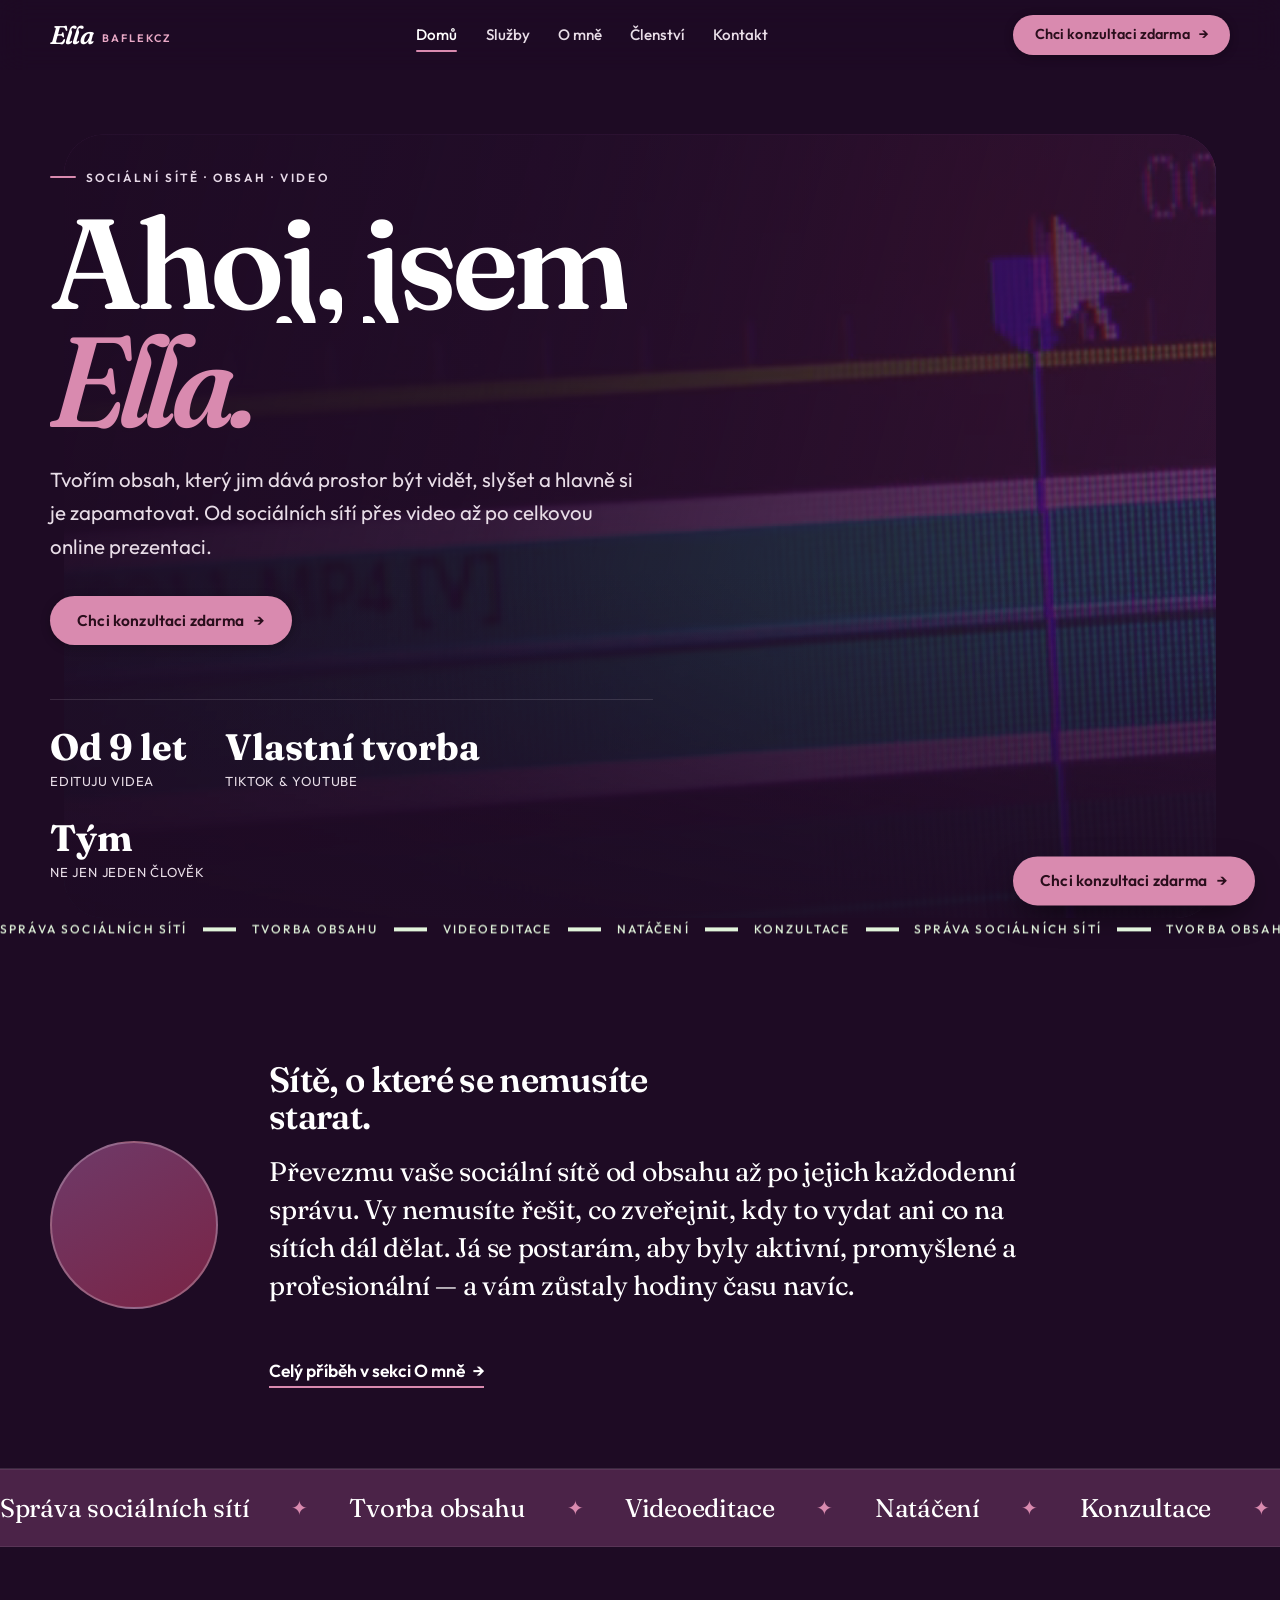
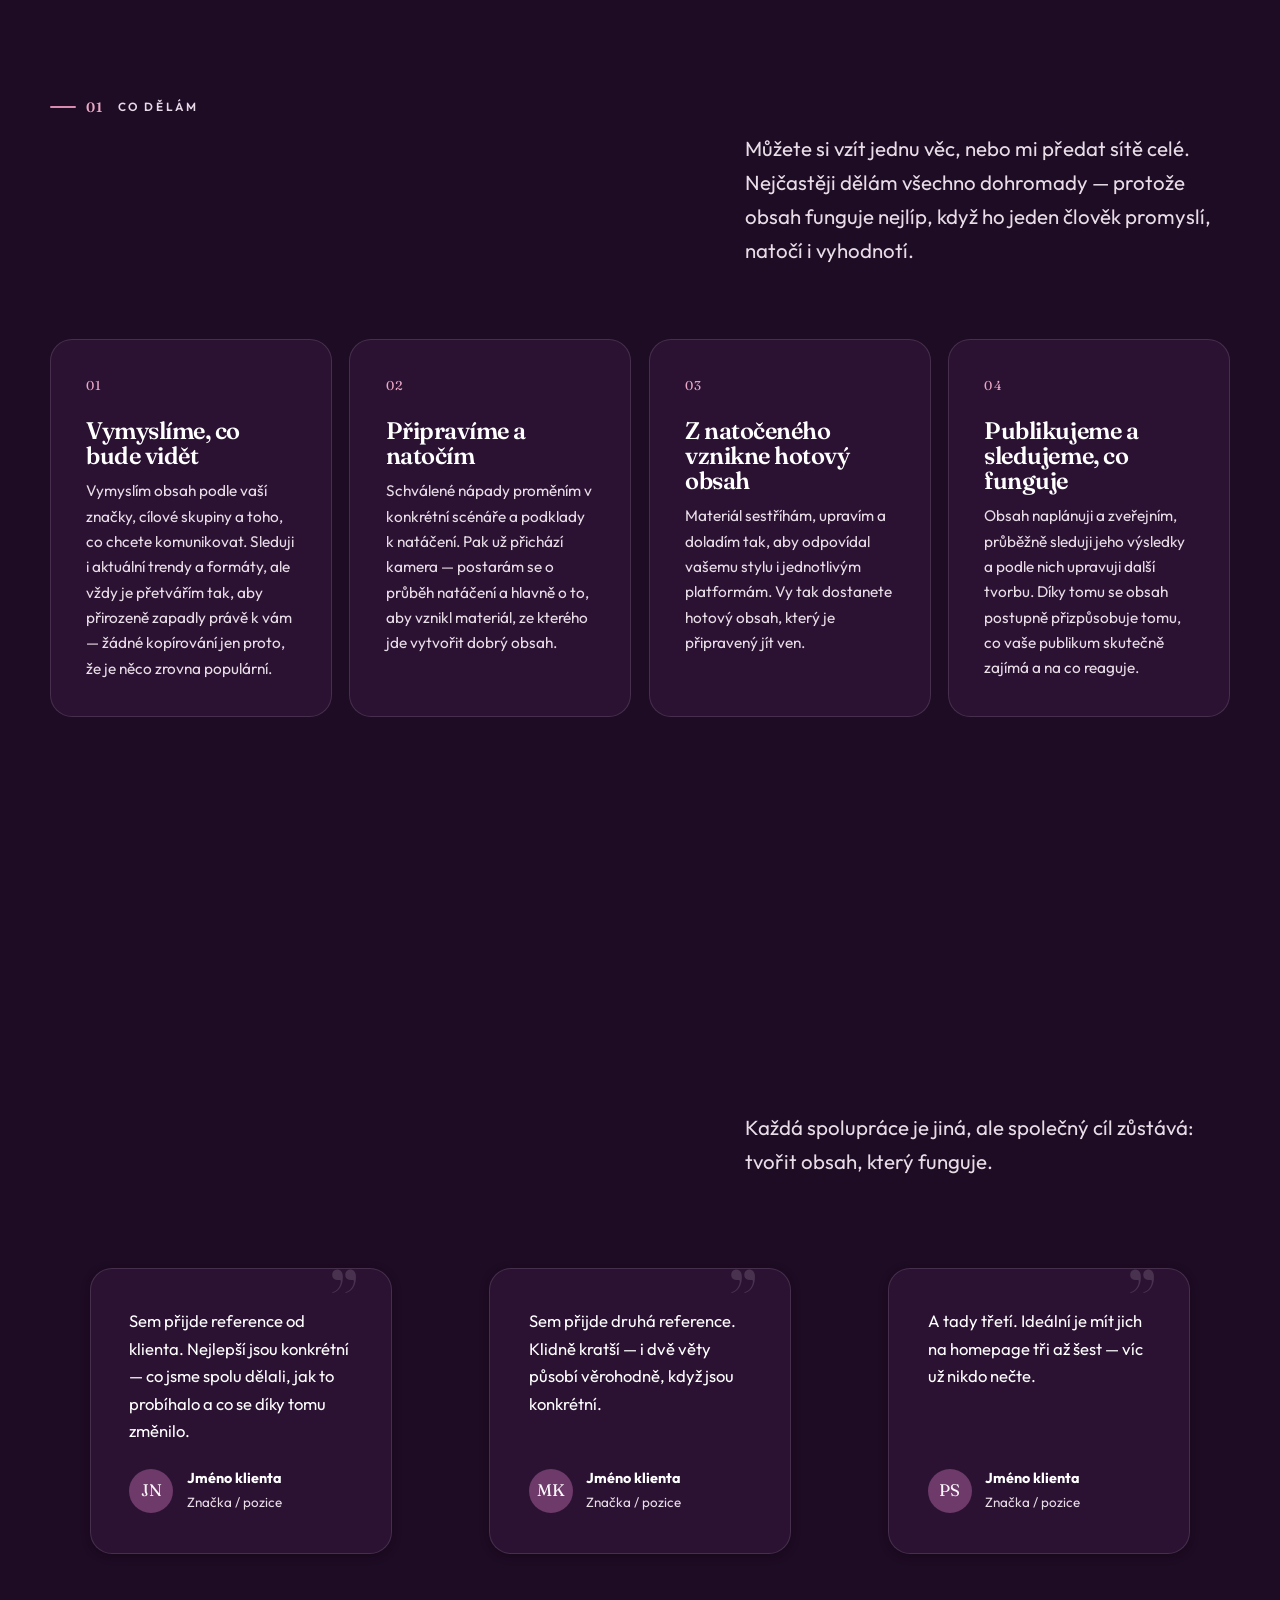
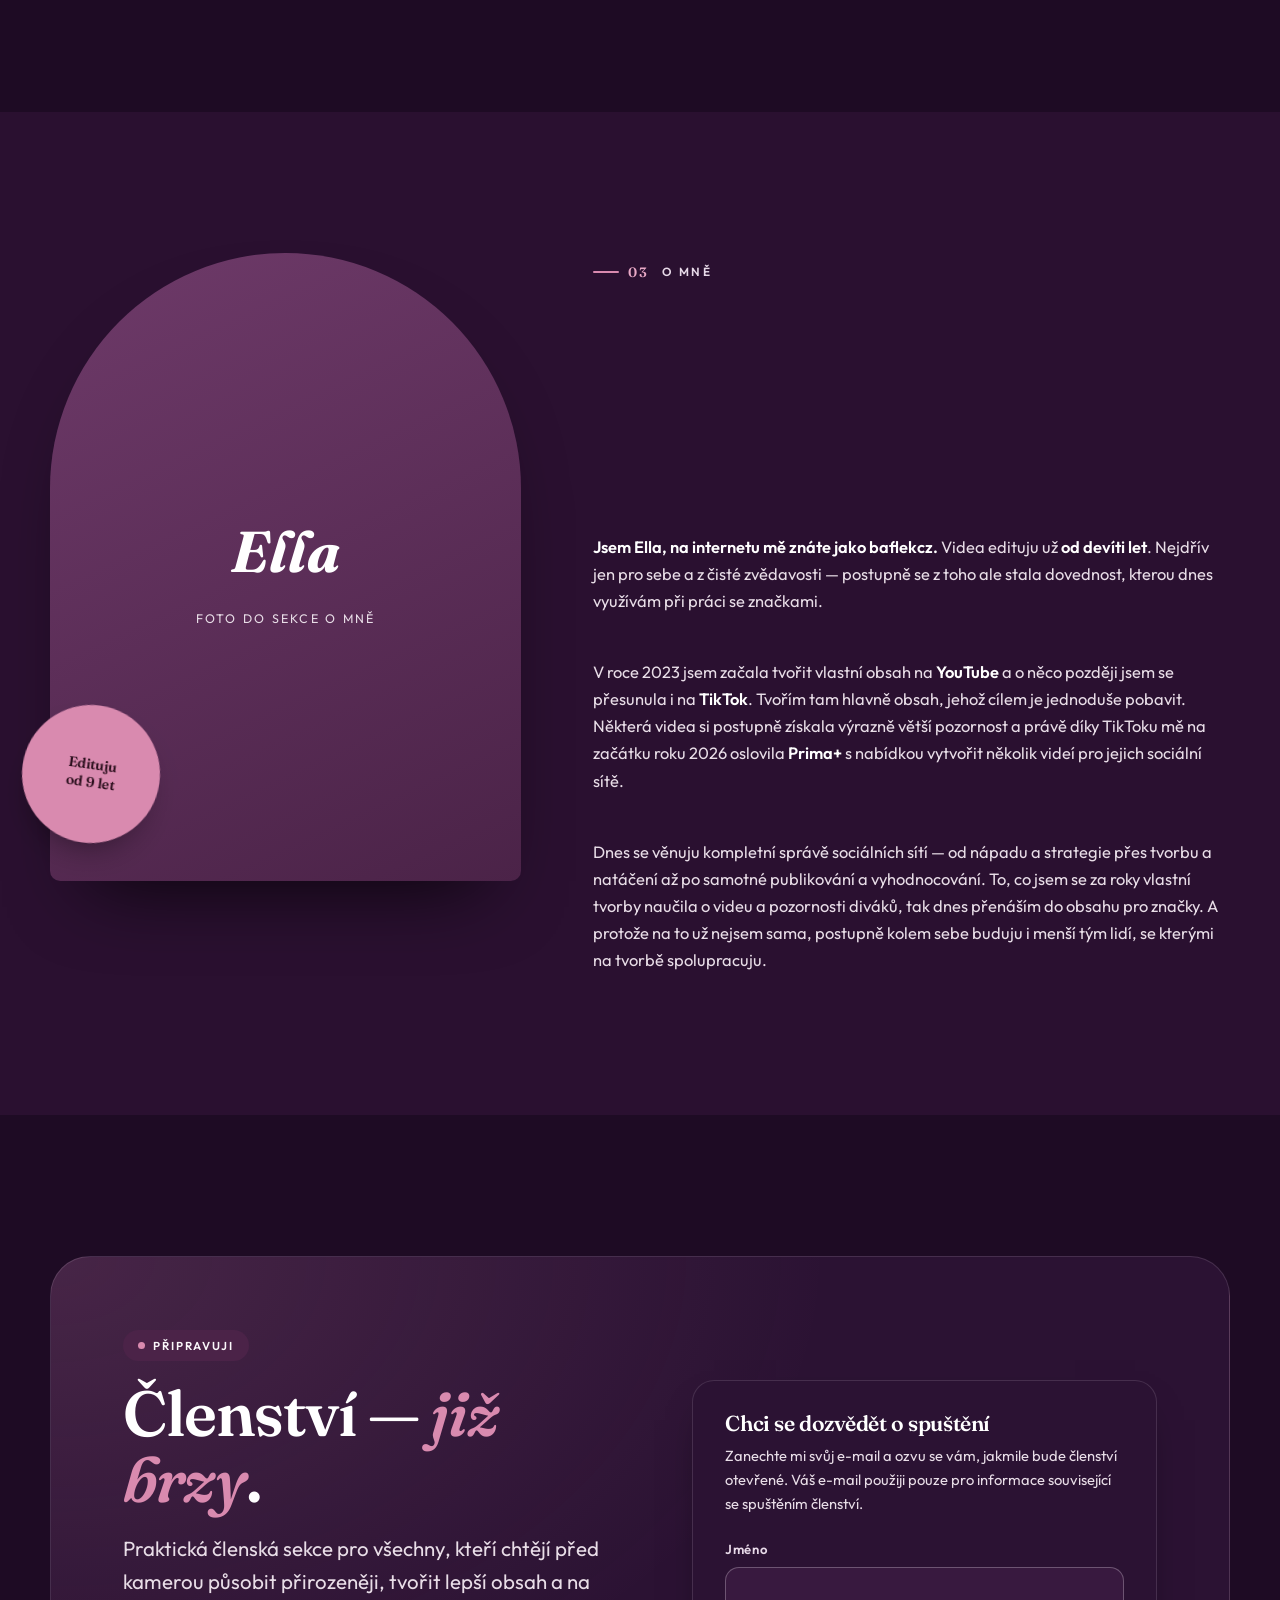
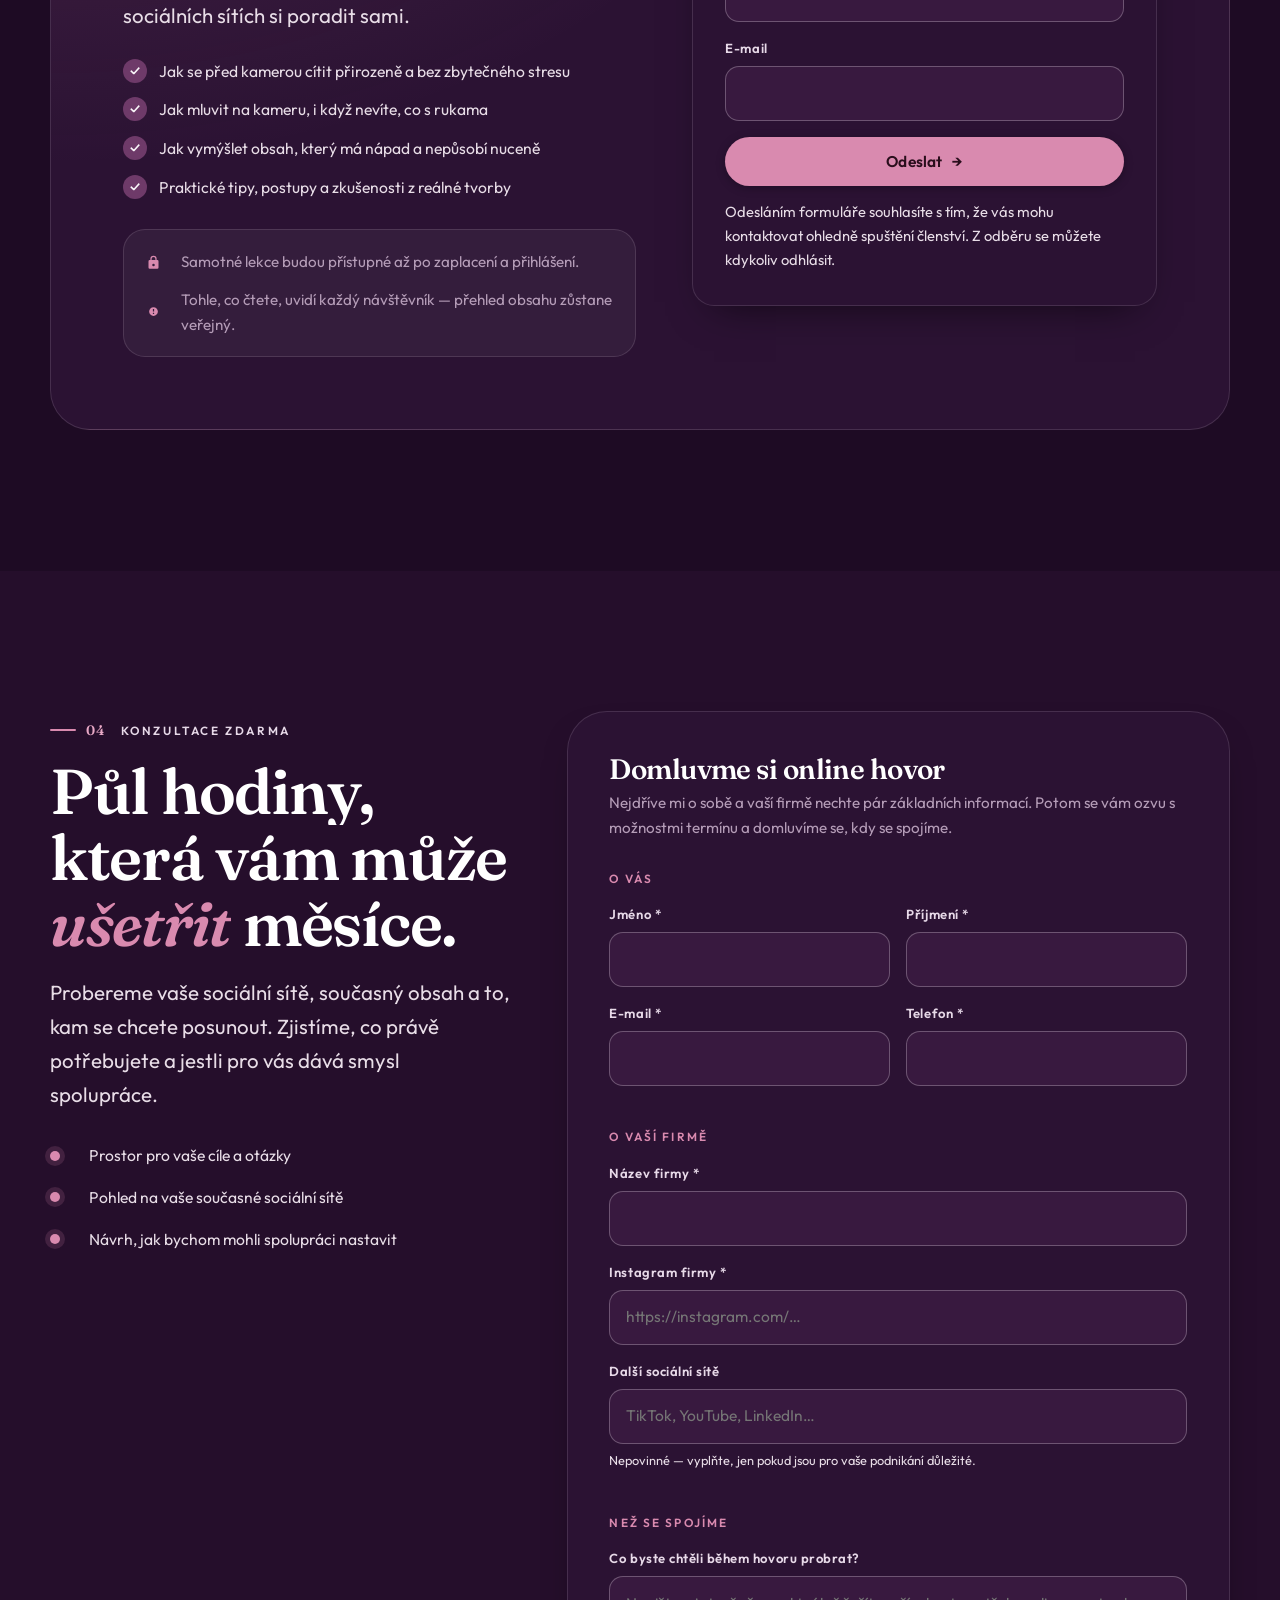
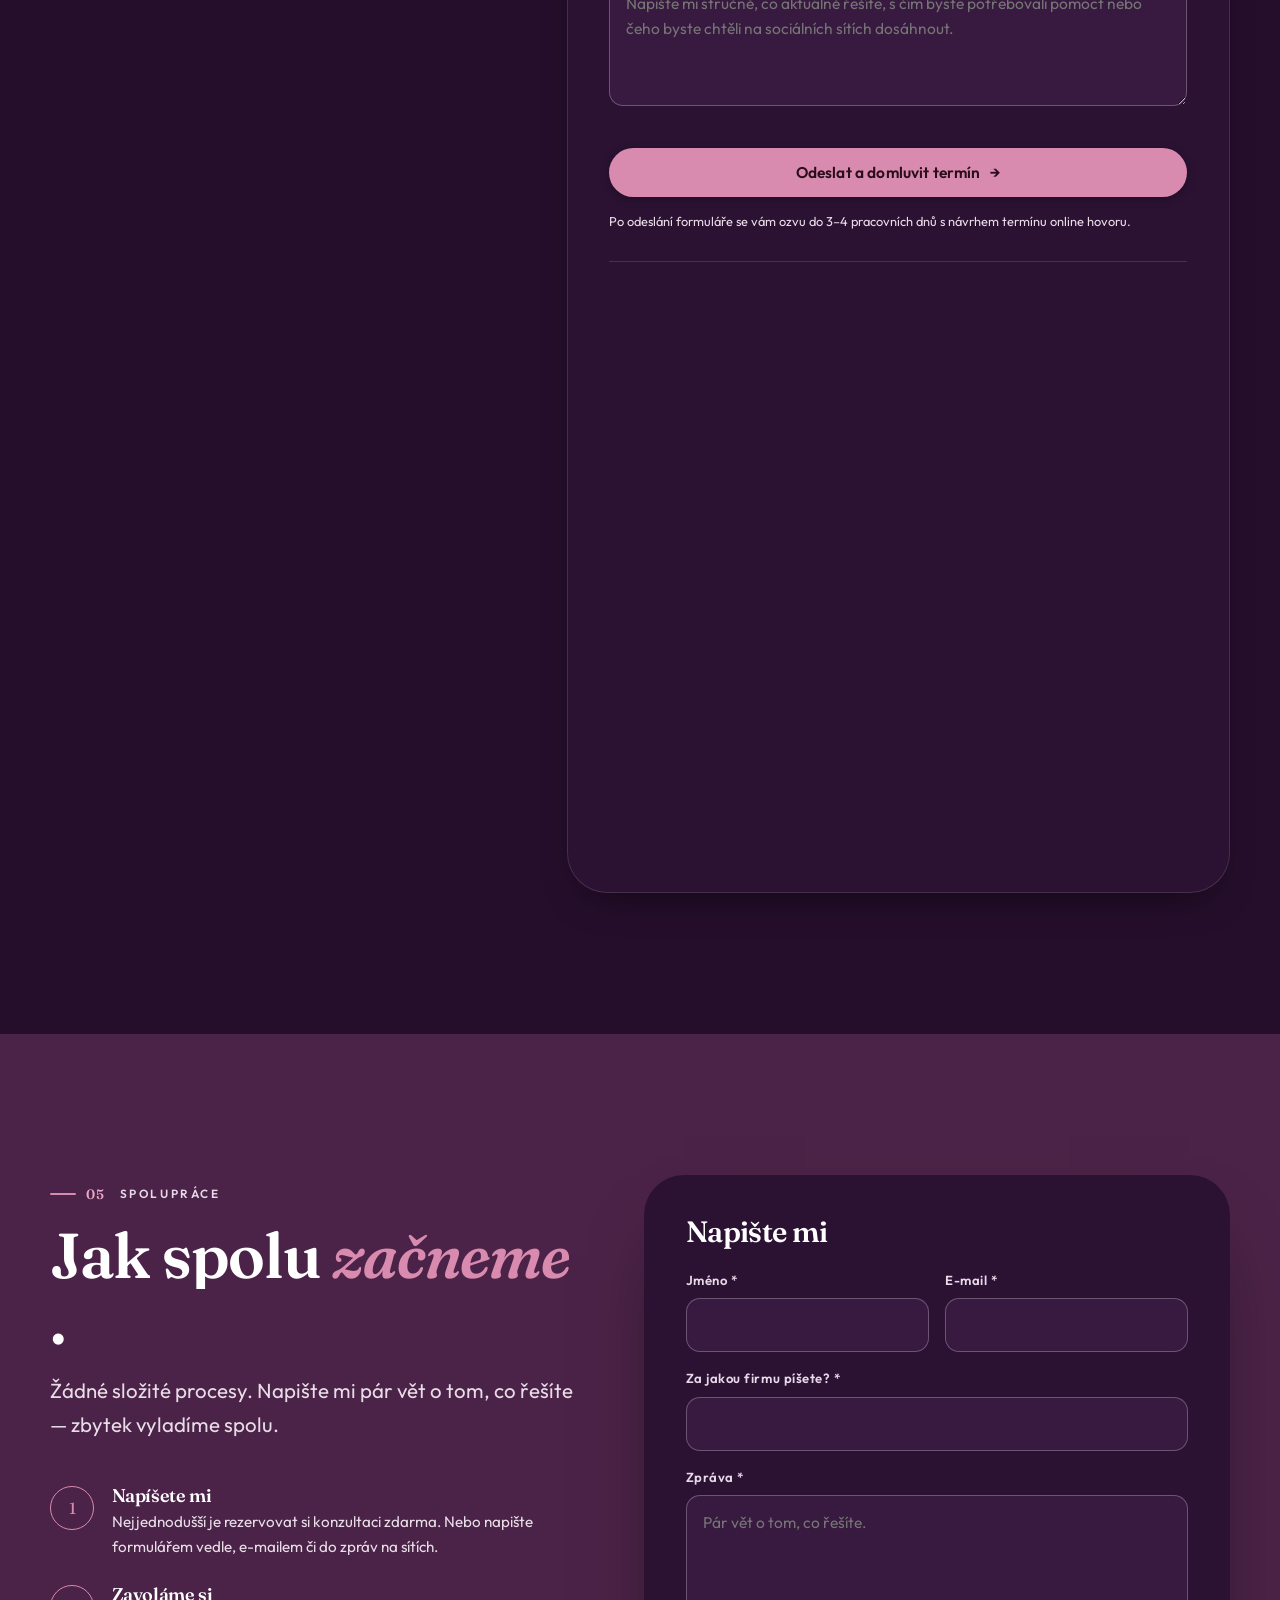
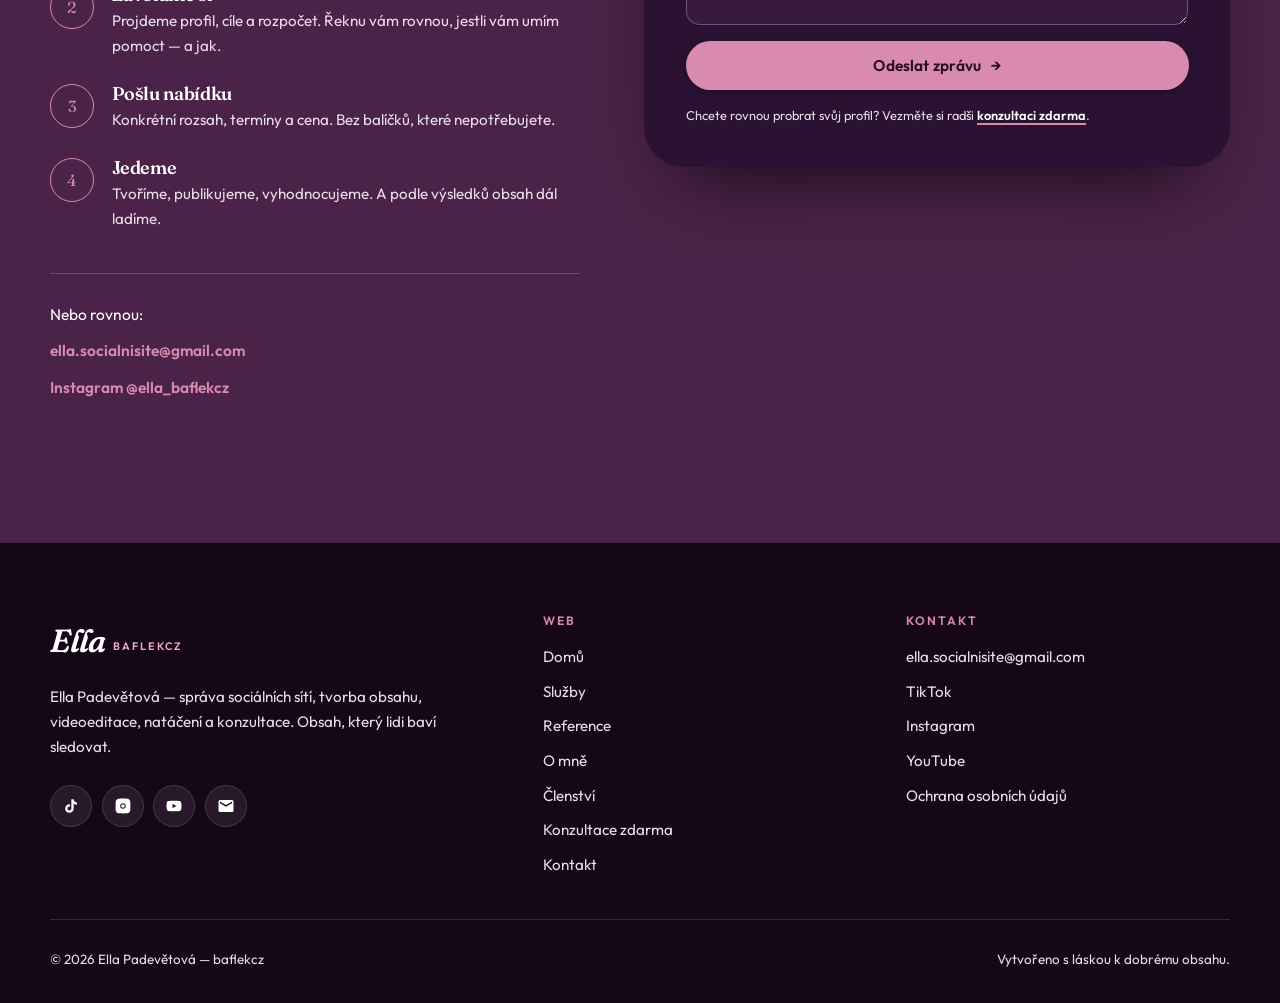
<file: index.html>
<!DOCTYPE html>
<html lang="cs">
<head>
<meta charset="utf-8">
<meta name="viewport" content="width=device-width, initial-scale=1">

<!-- ==========================================================
     SEO – základ
     Web vystupuje jako "Ella / baflekcz", ale je dohledatelný
     i na "Ella Padevětová". Příjmení proto není ve vizuálním
     brandingu, ale je v title, description, structured datech
     a v textu sekce "O mně".
     ========================================================== -->
<title>Ella (baflekcz) — správa sociálních sítí, tvorba obsahu a videoeditace</title>
<meta name="description" content="Ella (baflekcz) — správa sociálních sítí, tvorba obsahu, videoeditace, natáčení a konzultace. Videa edituji od devíti let, dnes tvořím obsah pro značky. Ella Padevětová.">
<meta name="author" content="Ella Padevětová">
<meta name="keywords" content="baflekcz, Ella, Ella Padevětová, správa sociálních sítí, tvorba obsahu, videoeditace, content creator, TikTok, Instagram, YouTube, konzultace, social media">
<link rel="canonical" href="https://www.baflek.cz/">
<meta name="robots" content="index, follow, max-image-preview:large, max-snippet:-1, max-video-preview:-1">
<meta name="theme-color" content="#1E0B24">

<!-- Open Graph / sdílení na sítích -->
<meta property="og:type" content="website">
<meta property="og:site_name" content="Ella — baflekcz">
<meta property="og:locale" content="cs_CZ">
<meta property="og:url" content="https://www.baflek.cz/">
<meta property="og:title" content="Ella (baflekcz) — sociální sítě, obsah a video">
<meta property="og:description" content="Správa sociálních sítí, tvorba obsahu, videoeditace, natáčení a konzultace. Pojďme z vašeho profilu udělat něco, co lidi baví sledovat.">
<meta property="og:image" content="https://www.baflek.cz/assets/img/og-image.jpg">
<meta property="og:image:width" content="1200">
<meta property="og:image:height" content="630">
<meta property="og:image:alt" content="Ella — baflekcz">

<meta name="twitter:card" content="summary_large_image">
<meta name="twitter:title" content="Ella (baflekcz) — sociální sítě, obsah a video">
<meta name="twitter:description" content="Správa sociálních sítí, tvorba obsahu, videoeditace, natáčení a konzultace.">
<meta name="twitter:image" content="https://www.baflek.cz/assets/img/og-image.jpg">

<link rel="icon" href="assets/img/favicon.svg" type="image/svg+xml">
<link rel="apple-touch-icon" href="assets/img/apple-touch-icon.png">
<link rel="manifest" href="site.webmanifest">

<!-- Fonty -->
<link rel="preconnect" href="https://fonts.googleapis.com">
<link rel="preconnect" href="https://fonts.gstatic.com" crossorigin>
<link href="https://fonts.googleapis.com/css2?family=Fraunces:ital,opsz,wght@0,9..144,400..700;1,9..144,400..700&family=Outfit:wght@300;400;500;600&display=swap" rel="stylesheet">

<link rel="stylesheet" href="assets/css/style.css">
<link rel="stylesheet" href="assets/css/motion.css">
<script>document.documentElement.classList.add("js");</script>

<!-- ==========================================================
     Structured data (schema.org)
     Tohle je hlavní věc, která Googlu říká:
     "baflekcz" = "Ella" = "Ella Padevětová" = tyto sociální sítě.
     Díky sameAs si Google spojí web s existujícími profily,
     které se dnes na "baflekcz" zobrazují.
     ========================================================== -->
<script type="application/ld+json">
{
  "@context": "https://schema.org",
  "@graph": [
    {
      "@type": "Person",
      "@id": "https://www.baflek.cz/#ella",
      "name": "Ella Padevětová",
      "alternateName": ["Ella", "baflekcz", "baflek.cz"],
      "url": "https://www.baflek.cz/",
      "image": "https://www.baflek.cz/assets/img/ella-portret.jpg",
      "jobTitle": "Specialistka na sociální sítě, tvůrkyně obsahu a videoeditorka",
      "description": "Ella (baflekcz) se věnuje správě sociálních sítí, tvorbě obsahu, videoeditaci, natáčení a konzultacím.",
      "knowsLanguage": ["cs", "en"],
      "knowsAbout": [
        "správa sociálních sítí",
        "tvorba obsahu",
        "videoeditace",
        "natáčení videa",
        "vyhodnocování obsahu",
        "TikTok",
        "Instagram",
        "YouTube"
      ],
      "sameAs": [
        "https://www.tiktok.com/@baflekcz",
        "https://www.instagram.com/ella_baflekcz/",
        "https://www.youtube.com/@baflekcz"
      ],
      "worksFor": { "@id": "https://www.baflek.cz/#brand" }
    },
    {
      "@type": "ProfessionalService",
      "@id": "https://www.baflek.cz/#brand",
      "name": "baflekcz",
      "alternateName": "Ella — baflekcz",
      "url": "https://www.baflek.cz/",
      "founder": { "@id": "https://www.baflek.cz/#ella" },
      "image": "https://www.baflek.cz/assets/img/og-image.jpg",
      "description": "Kreativní značka Elly (baflekcz) — správa sociálních sítí, tvorba obsahu, videoeditace, natáčení a konzultace.",
      "areaServed": { "@type": "Country", "name": "Česká republika" },
      "availableLanguage": ["cs", "sk", "en"],
      "sameAs": [
        "https://www.tiktok.com/@baflekcz",
        "https://www.instagram.com/ella_baflekcz/",
        "https://www.youtube.com/@baflekcz"
      ],
      "hasOfferCatalog": {
        "@type": "OfferCatalog",
        "name": "Služby",
        "itemListElement": [
          { "@type": "Offer", "itemOffered": { "@type": "Service", "name": "Správa sociálních sítí" } },
          { "@type": "Offer", "itemOffered": { "@type": "Service", "name": "Tvorba obsahu" } },
          { "@type": "Offer", "itemOffered": { "@type": "Service", "name": "Videoeditace" } },
          { "@type": "Offer", "itemOffered": { "@type": "Service", "name": "Natáčení" } },
          { "@type": "Offer", "itemOffered": { "@type": "Service", "name": "Konzultace" } },
          { "@type": "Offer", "itemOffered": { "@type": "Service", "name": "Vyhodnocování obsahu a reporting" } }
        ]
      }
    },
    {
      "@type": "WebSite",
      "@id": "https://www.baflek.cz/#website",
      "url": "https://www.baflek.cz/",
      "name": "Ella — baflekcz",
      "inLanguage": "cs-CZ",
      "publisher": { "@id": "https://www.baflek.cz/#ella" }
    },
    {
      "@type": "WebPage",
      "@id": "https://www.baflek.cz/#webpage",
      "url": "https://www.baflek.cz/",
      "name": "Ella (baflekcz) — správa sociálních sítí, tvorba obsahu a videoeditace",
      "isPartOf": { "@id": "https://www.baflek.cz/#website" },
      "about": { "@id": "https://www.baflek.cz/#ella" },
      "inLanguage": "cs-CZ"
    }
  ]
}
</script>
</head>

<body>
<a class="skip-link" href="#main">Přeskočit na obsah</a>

<!-- ================= HLAVIČKA ================= -->
<header class="header" id="header">
  <div class="container header__inner">
    <a class="brand" href="index.html" aria-label="Ella — baflekcz, domů">
      <span class="brand__mark">Ella</span>
      <span class="brand__handle">baflekcz</span>
    </a>

    <nav class="nav" aria-label="Hlavní navigace">
      <a class="nav__link" href="#domu">Domů</a>
      <a class="nav__link" href="#sluzby">Služby</a>
      <a class="nav__link" href="#o-mne">O mně</a>
      <a class="nav__link" href="#clenstvi">Členství</a>
      <a class="nav__link" href="#kontakt">Kontakt</a>
    </nav>

    <a class="btn header__cta" href="#konzultace" data-magnetic="0.2">
      Chci konzultaci zdarma <span class="arrow" aria-hidden="true">→</span>
    </a>

    <button class="burger" id="burger" aria-label="Otevřít menu" aria-expanded="false" aria-controls="mobile-nav">
      <span></span><span></span><span></span>
    </button>
  </div>
</header>

<nav class="mobile-nav" id="mobile-nav" aria-label="Mobilní navigace">
  <a href="#domu">Domů</a>
  <a href="#sluzby">Služby</a>
  <a href="#o-mne">O mně</a>
  <a href="#clenstvi">Členství</a>
  <a href="#kontakt">Kontakt</a>
  <a class="btn btn--accent" href="#konzultace">Chci konzultaci zdarma</a>
</nav>

<main id="main">

  <!-- ================= HERO ================= -->
  <section class="hero" id="domu">
    <!--
      VIDEO NA POZADÍ
      Stejné video jako na předchozí verzi webu (1,4 MB mp4 / 1,0 MB webm).
      WebM je první schválně – kdo ho umí, stáhne si o 400 kB míň;
      ostatní spadnou na mp4. Web funguje i bez obojího: dokud se
      video nenačte, drží pod textem švestkovo-fialový přechod
      a poster. Výměna = přepsat soubory v assets/video/.
    -->
    <div class="hero__video" aria-hidden="true">
      <video autoplay muted loop playsinline preload="metadata"
             poster="assets/img/hero-poster.jpg">
        <source src="assets/video/hero.webm" type="video/webm">
        <source src="assets/video/hero.mp4" type="video/mp4">
      </video>
    </div>

    <div class="container hero__grid">
      <div class="hero__text">
        <p class="eyebrow reveal">Sociální sítě · obsah · video</p>

        <h1 class="hero__title" data-masked>
          <span class="line">Ahoj, jsem</span>
          <span class="line accentuate">Ella.</span>
        </h1>

        <p class="lead hero__intro reveal" data-delay="2">
          Tvořím obsah, který jim dává prostor být vidět, slyšet a hlavně si je
          zapamatovat. Od sociálních sítí přes video až po celkovou online prezentaci.
        </p>

        <div class="hero__actions reveal" data-delay="3">
          <a class="btn" href="#konzultace" data-magnetic="0.24">Chci konzultaci zdarma <span class="arrow" aria-hidden="true">→</span></a>
        </div>

        <div class="hero__meta reveal" data-delay="4">
          <div class="hero__stat">
            <strong>Od 9 let</strong>
            <span>edituju videa</span>
          </div>
          <div class="hero__stat">
            <strong>Vlastní tvorba</strong>
            <span>TikTok &amp; YouTube</span>
          </div>
          <div class="hero__stat">
            <strong>Tým</strong>
            <span>ne jen jeden člověk</span>
          </div>
        </div>
      </div>

    </div>
  </section>

  <!-- ================= KRÁTKÉ PŘEDSTAVENÍ ================= -->
  <section class="intro">
    <div class="container intro__grid">
      <!-- FOTKA: <img class="intro__portrait" src="assets/img/ella-portret.jpg" alt="Ella (baflekcz)" width="336" height="336"> -->
      <div class="intro__portrait reveal" aria-hidden="true"></div>
      <div class="reveal" data-delay="1">
        <h2 class="section-title" data-masked
            style="font-size: clamp(1.5rem, 1.2rem + 1.3vw, 2.2rem); margin-bottom: 1.1rem;">
          Sítě, o které se nemusíte starat.
        </h2>
        <p>
          Převezmu vaše sociální sítě od obsahu až po jejich každodenní správu.
          Vy nemusíte řešit, co zveřejnit, kdy to vydat ani co na sítích dál dělat.
          Já se postarám, aby byly aktivní, promyšlené a profesionální — a vám
          zůstaly hodiny času navíc.
        </p>
        <a class="link-underline intro__more" href="#o-mne">
          Celý příběh v sekci O mně <span class="arrow" aria-hidden="true">→</span>
        </a>
      </div>
    </div>
  </section>

  <!-- ================= BĚŽÍCÍ PÁS ================= -->
  <div class="marquee" aria-hidden="true">
    <div class="marquee__track">
      <span>Správa sociálních sítí</span>
      <span>Tvorba obsahu</span>
      <span>Videoeditace</span>
      <span>Natáčení</span>
      <span>Konzultace</span>
      <span>Vyhodnocování obsahu</span>
      <span>Správa sociálních sítí</span>
      <span>Tvorba obsahu</span>
      <span>Videoeditace</span>
      <span>Natáčení</span>
      <span>Konzultace</span>
      <span>Vyhodnocování obsahu</span>
    </div>
  </div>

  <!-- ================= CO DĚLÁM ================= -->
  <section class="section services" id="sluzby">
    <div class="container">
      <div class="section-head section-head--split">
        <div>
          <p class="eyebrow reveal"><span class="section-index">01</span> &nbsp;Co dělám</p>
          <h2 class="section-title" data-masked>
            Od nápadu po <em>čísla</em>, která dávají smysl.
          </h2>
        </div>
        <p class="lead reveal" data-delay="2">
          Můžete si vzít jednu věc, nebo mi předat sítě celé. Nejčastěji dělám
          všechno dohromady — protože obsah funguje nejlíp, když ho jeden člověk
          promyslí, natočí i vyhodnotí.
        </p>
      </div>

      <div class="services__grid" data-stagger>
        <article class="service">
          <span class="service__num">01</span>
          <h3>Vymyslíme, co bude vidět</h3>
          <p>Vymyslím obsah podle vaší značky, cílové skupiny a toho, co chcete komunikovat. Sleduji i aktuální trendy a formáty, ale vždy je přetvářím tak, aby přirozeně zapadly právě k vám — žádné kopírování jen proto, že je něco zrovna populární.</p>
        </article>

        <article class="service">
          <span class="service__num">02</span>
          <h3>Připravíme a natočím</h3>
          <p>Schválené nápady proměním v konkrétní scénáře a podklady k natáčení. Pak už přichází kamera — postarám se o průběh natáčení a hlavně o to, aby vznikl materiál, ze kterého jde vytvořit dobrý obsah.</p>
        </article>

        <article class="service">
          <span class="service__num">03</span>
          <h3>Z natočeného vznikne hotový obsah</h3>
          <p>Materiál sestříhám, upravím a doladím tak, aby odpovídal vašemu stylu i jednotlivým platformám. Vy tak dostanete hotový obsah, který je připravený jít ven.</p>
        </article>

        <article class="service">
          <span class="service__num">04</span>
          <h3>Publikujeme a sledujeme, co funguje</h3>
          <p>Obsah naplánuji a zveřejním, průběžně sleduji jeho výsledky a podle nich upravuji další tvorbu. Díky tomu se obsah postupně přizpůsobuje tomu, co vaše publikum skutečně zajímá a na co reaguje.</p>
        </article>
      </div>
    </div>
  </section>

  <!-- ================= REFERENCE ================= -->
  <section class="section testimonials" id="reference">
    <div class="container">
      <div class="section-head section-head--split">
        <div>
          <p class="eyebrow reveal"><span class="section-index">02</span> &nbsp;Reference</p>
          <h2 class="section-title" data-masked>
            Co o spolupráci říkají <em>klienti</em>.
          </h2>
        </div>
        <p class="lead reveal" data-delay="2">
          Každá spolupráce je jiná, ale společný cíl zůstává: tvořit obsah,
          který funguje.
        </p>
      </div>

      <!--
        REFERENCE: stačí kopírovat blok <figure class="testimonial">.
        Do .testimonial__avatar dej iniciály (nebo <img> s fotkou klienta).
      -->
      <div class="testimonials__grid" data-stagger>

        <figure class="testimonial">
          <blockquote>
            Sem přijde reference od klienta. Nejlepší jsou konkrétní — co jsme
            spolu dělali, jak to probíhalo a co se díky tomu změnilo.
          </blockquote>
          <figcaption>
            <span class="testimonial__avatar" aria-hidden="true">JN</span>
            <span class="testimonial__who">
              <strong>Jméno klienta</strong>
              <span>Značka / pozice</span>
            </span>
          </figcaption>
        </figure>

        <figure class="testimonial">
          <blockquote>
            Sem přijde druhá reference. Klidně kratší — i dvě věty působí
            věrohodně, když jsou konkrétní.
          </blockquote>
          <figcaption>
            <span class="testimonial__avatar" aria-hidden="true">MK</span>
            <span class="testimonial__who">
              <strong>Jméno klienta</strong>
              <span>Značka / pozice</span>
            </span>
          </figcaption>
        </figure>

        <figure class="testimonial">
          <blockquote>
            A tady třetí. Ideální je mít jich na homepage tři až šest —
            víc už nikdo nečte.
          </blockquote>
          <figcaption>
            <span class="testimonial__avatar" aria-hidden="true">PS</span>
            <span class="testimonial__who">
              <strong>Jméno klienta</strong>
              <span>Značka / pozice</span>
            </span>
          </figcaption>
        </figure>

      </div>
    </div>
  </section>

  <!-- ================= O MNĚ ================= -->
  <section class="section about" id="o-mne">
    <div class="container about__grid">

      <div class="about__visual reveal">
        <div class="arch">
          <!-- FOTKA: <img src="assets/img/ella-o-mne.jpg" alt="Ella Padevětová" width="800" height="1066"> -->
          <div class="arch__placeholder">
            <strong>Ella</strong>
            <span>foto do sekce o mně</span>
          </div>
        </div>
        <div class="sticker" aria-hidden="true">Edituju<br>od 9 let</div>
      </div>

      <div>
        <p class="eyebrow eyebrow--light reveal"><span class="section-index">03</span> &nbsp;O mně</p>
        <h2 class="section-title" data-masked>
          Video je pro mě <em>jazyk</em>, kterým mluvím nejdéle.
        </h2>

        <div class="story reveal" data-delay="2">
          <p>
            <strong>Jsem Ella, na internetu mě znáte jako baflekcz.</strong> Videa edituju
            už <strong>od devíti let</strong>. Nejdřív jen pro sebe a z čisté zvědavosti —
            postupně se z toho ale stala dovednost, kterou dnes využívám při práci
            se značkami.
          </p>
          <p>
            V roce 2023 jsem začala tvořit vlastní obsah na <strong>YouTube</strong> a o něco
            později jsem se přesunula i na <strong>TikTok</strong>. Tvořím tam hlavně obsah,
            jehož cílem je jednoduše pobavit. Některá videa si postupně získala výrazně
            větší pozornost a právě díky TikToku mě na začátku roku 2026 oslovila
            <strong>Prima+</strong> s nabídkou vytvořit několik videí pro jejich sociální sítě.
          </p>
          <p>
            Dnes se věnuju kompletní správě sociálních sítí — od nápadu a strategie
            přes tvorbu a natáčení až po samotné publikování a vyhodnocování. To, co
            jsem se za roky vlastní tvorby naučila o videu a pozornosti diváků, tak
            dnes přenáším do obsahu pro značky. A protože na to už nejsem sama,
            postupně kolem sebe buduju i menší tým lidí, se kterými na tvorbě
            spolupracuju.
          </p>
        </div>

        <!-- ================= TÝM (dočasně skrytý) =================
             Skryto na přání: vrátí se, až bude tým stálý.
             Vrácení: smazat tento řádek i uzavírací značku komentáře
             pod blokem. Uvnitř už žádný komentář není, takže stačí
             odkrýt a funguje to.
        =========================================================

        <div class="team reveal">
          <p class="eyebrow eyebrow--light">Můj tým</p>
          <h3 class="section-title" style="font-size: clamp(1.6rem, 1.3rem + 1.4vw, 2.4rem);">
            Nejsem na to sama.
          </h3>
          <p class="lead" style="margin-top: 1rem;">
            Na větších projektech se mnou pracují lidé, kterým věřím. Díky tomu
            zvládneme i to, co by jeden člověk utáhl jen těžko.
          </p>

          <div class="team__grid">
            <article class="team__card">
              <h4 class="team__role">Střih &amp; postprodukce</h4>
              <p>Pomáhá s objemem videí, aby tempo výstupů drželo i v nejrušnějších měsících.</p>
              <span class="team__name">Jméno / doplnit</span>
            </article>
            <article class="team__card">
              <h4 class="team__role">Natáčení</h4>
              <p>Kamera, zvuk a světlo ve chvíli, kdy projekt potřebuje víc než mobil.</p>
              <span class="team__name">Jméno / doplnit</span>
            </article>
            <article class="team__card">
              <h4 class="team__role">Grafika &amp; vizuál</h4>
              <p>Titulky, obaly a vizuální detaily, které drží profil vizuálně pohromadě.</p>
              <span class="team__name">Jméno / doplnit</span>
            </article>
          </div>
        </div>

        -->

      </div>
    </div>
  </section>

  <!-- ================= ČLENSTVÍ ================= -->
  <section class="section membership" id="clenstvi">
    <div class="container">
      <div class="membership__inner reveal">
        <div class="membership__grid">
          <div>
            <span class="badge-soon">Připravuji</span>
            <h2 class="section-title">
              Členství — <em>již brzy</em>.
            </h2>
            <p class="lead" style="margin-top: 1.2rem;">
              Praktická členská sekce pro všechny, kteří chtějí před kamerou působit
              přirozeněji, tvořit lepší obsah a na sociálních sítích si poradit sami.
            </p>

            <ul class="checklist">
              <li>Jak se před kamerou cítit přirozeně a bez zbytečného stresu</li>
              <li>Jak mluvit na kameru, i když nevíte, co s rukama</li>
              <li>Jak vymýšlet obsah, který má nápad a nepůsobí nuceně</li>
              <li>Praktické tipy, postupy a zkušenosti z reálné tvorby</li>
            </ul>

            <!--
              Co je vidět veřejně a co bude až po zaplacení.
              Přihlašování se doplní později – viz README, sekce "Členství".
            -->
            <div class="locked">
              <div class="locked__row">
                <svg viewBox="0 0 24 24" aria-hidden="true"><path d="M18 8h-1V6a5 5 0 0 0-10 0v2H6a2 2 0 0 0-2 2v10a2 2 0 0 0 2 2h12a2 2 0 0 0 2-2V10a2 2 0 0 0-2-2ZM9 6a3 3 0 0 1 6 0v2H9Zm3 12a2 2 0 1 1 2-2 2 2 0 0 1-2 2Z"/></svg>
                <span>Samotné lekce budou přístupné až po zaplacení a přihlášení.</span>
              </div>
              <div class="locked__row">
                <svg viewBox="0 0 24 24" aria-hidden="true"><path d="M12 5a7 7 0 0 0-7 7 7 7 0 0 0 7 7 7 7 0 0 0 7-7 7 7 0 0 0-7-7Zm1 11h-2v-2h2Zm0-4h-2V8h2Z"/></svg>
                <span>Tohle, co čtete, uvidí každý návštěvník — přehled obsahu zůstane veřejný.</span>
              </div>
            </div>
          </div>

          <!--
            FORMULÁŘ: viz README, sekce "Formuláře".
            Nastav action= na svou službu (Formspree / Forms.app / vlastní PHP).
          -->
          <div class="signup">
            <h3>Chci se dozvědět o spuštění</h3>
            <p>Zanechte mi svůj e-mail a ozvu se vám, jakmile bude členství otevřené.
               Váš e-mail použiji pouze pro informace související se spuštěním členství.</p>

            <form action="https://formspree.io/f/xrpblqpd" method="POST" style="margin-top: 1.4rem;">
              <input type="hidden" name="_subject" value="Zájem o členství — baflek.cz">
              <input type="text" name="_gotcha" tabindex="-1" autocomplete="off" style="display:none" aria-hidden="true">

              <div class="field">
                <label for="klub-jmeno">Jméno</label>
                <input type="text" id="klub-jmeno" name="jmeno" autocomplete="given-name" required>
              </div>

              <div class="field">
                <label for="klub-email">E-mail</label>
                <input type="email" id="klub-email" name="email" autocomplete="email" required>
              </div>

              <button type="submit" class="btn btn--accent" style="width: 100%;">
                Odeslat <span class="arrow" aria-hidden="true">→</span>
              </button>
              <p class="form-note">Odesláním formuláře souhlasíte s tím, že vás mohu kontaktovat
                ohledně spuštění členství. Z odběru se můžete kdykoliv odhlásit.</p>
            </form>
          </div>
        </div>
      </div>
    </div>
  </section>

  <!-- ================= KONZULTACE ZDARMA ================= -->
  <section class="section booking" id="konzultace">
    <div class="container booking__grid">

      <div class="booking__intro">
        <p class="eyebrow reveal"><span class="section-index">04</span> &nbsp;Konzultace zdarma</p>
        <h2 class="section-title" data-masked>
          Půl hodiny, která vám může <em>ušetřit</em> měsíce.
        </h2>
        <p class="lead reveal" data-delay="2" style="margin-top: 1.2rem;">
          Probereme vaše sociální sítě, současný obsah a to, kam se chcete posunout.
          Zjistíme, co právě potřebujete a jestli pro vás dává smysl spolupráce.
        </p>

        <ul class="booking__why reveal" data-delay="3">
          <li>Prostor pro vaše cíle a otázky</li>
          <li>Pohled na vaše současné sociální sítě</li>
          <li>Návrh, jak bychom mohli spolupráci nastavit</li>
        </ul>
      </div>

      <div class="booking__card reveal" data-delay="2">
        <h3>Domluvme si online hovor</h3>
        <p class="booking__lead">
          Nejdříve mi o sobě a vaší firmě nechte pár základních informací. Potom
          se vám ozvu s možnostmi termínu a domluvíme se, kdy se spojíme.
        </p>

        <!--
          REZERVACE
          Teď formulář odešle poptávku e-mailem a termín domluvíte v odpovědi.
          Až budeš mít účet na Cal.com, nahradí se tenhle formulář kalendářem,
          který má stejná pole rovnou v sobě — návod je v README, sekce
          "Rezervace konzultace".
        -->
        <form action="https://formspree.io/f/xrpblqpd" method="POST">
          <input type="hidden" name="_subject" value="Žádost o konzultaci zdarma — baflek.cz">
          <input type="text" name="_gotcha" tabindex="-1" autocomplete="off" style="display:none" aria-hidden="true">

          <fieldset class="fieldset">
            <legend>O vás</legend>
            <div class="form-row">
              <div class="field">
                <label for="k-jmeno">Jméno *</label>
                <input type="text" id="k-jmeno" name="jmeno" autocomplete="given-name" required>
              </div>
              <div class="field">
                <label for="k-prijmeni">Příjmení *</label>
                <input type="text" id="k-prijmeni" name="prijmeni" autocomplete="family-name" required>
              </div>
            </div>
            <div class="form-row">
              <div class="field">
                <label for="k-email">E-mail *</label>
                <input type="email" id="k-email" name="email" autocomplete="email" required>
              </div>
              <div class="field">
                <label for="k-telefon">Telefon *</label>
                <input type="tel" id="k-telefon" name="telefon" autocomplete="tel" required>
              </div>
            </div>
          </fieldset>

          <fieldset class="fieldset">
            <legend>O vaší firmě</legend>
            <div class="field">
              <label for="k-firma">Název firmy *</label>
              <input type="text" id="k-firma" name="firma" autocomplete="organization" required>
            </div>
            <div class="field">
              <label for="k-instagram">Instagram firmy *</label>
              <input type="url" id="k-instagram" name="instagram" required
                     placeholder="https://instagram.com/…">
            </div>
            <div class="field">
              <label for="k-dalsi">Další sociální sítě</label>
              <input type="url" id="k-dalsi" name="dalsi_sit"
                     placeholder="TikTok, YouTube, LinkedIn…">
              <span class="field__hint">Nepovinné — vyplňte, jen pokud jsou pro vaše podnikání důležité.</span>
            </div>
          </fieldset>

          <fieldset class="fieldset">
            <legend>Než se spojíme</legend>
            <div class="field">
              <label for="k-zprava">Co byste chtěli během hovoru probrat?</label>
              <textarea id="k-zprava" name="zprava"
                        placeholder="Napište mi stručně, co aktuálně řešíte, s čím byste potřebovali pomoct nebo čeho byste chtěli na sociálních sítích dosáhnout."></textarea>
            </div>
          </fieldset>

          <button type="submit" class="btn btn--accent" style="width: 100%;">
            Odeslat a domluvit termín <span class="arrow" aria-hidden="true">→</span>
          </button>
          <p class="form-note">Po odeslání formuláře se vám ozvu do 3–4 pracovních dnů
            s návrhem termínu online hovoru.</p>
        </form>

        <!-- Google Calendar embed – kalendář musí být ve Settings → "Zpřístupnit veřejně". -->
        <div class="booking__calendar">
          <iframe
            src="https://calendar.google.com/calendar/embed?src=ella.socialnisite%40gmail.com&ctz=Europe%2FPrague&mode=WEEK&showTitle=0&showTabs=0&showCalendars=0&showTz=0"
            style="border: 0; width: 100%; min-height: 560px;"
            frameborder="0"
            scrolling="no"
            loading="lazy"
            title="Kalendář s volnými termíny"
          ></iframe>
        </div>
      </div>
    </div>
  </section>

  <!-- ================= KONTAKT / SPOLUPRÁCE ================= -->
  <section class="section contact" id="kontakt">
    <div class="container contact__grid">

      <div>
        <p class="eyebrow eyebrow--light reveal"><span class="section-index">05</span> &nbsp;Spolupráce</p>
        <h2 class="section-title" data-masked>
          Jak spolu <em>začneme</em>.
        </h2>
        <p class="lead reveal" data-delay="2" style="margin-top: 1.2rem;">
          Žádné složité procesy. Napište mi pár vět o tom, co řešíte — zbytek
          vyladíme spolu.
        </p>

        <div class="steps reveal" data-delay="3">
          <div class="step">
            <span class="step__num">1</span>
            <div>
              <h3>Napíšete mi</h3>
              <p>Nejjednodušší je rezervovat si konzultaci zdarma. Nebo napište formulářem vedle, e-mailem či do zpráv na sítích.</p>
            </div>
          </div>
          <div class="step">
            <span class="step__num">2</span>
            <div>
              <h3>Zavoláme si</h3>
              <p>Projdeme profil, cíle a rozpočet. Řeknu vám rovnou, jestli vám umím pomoct — a jak.</p>
            </div>
          </div>
          <div class="step">
            <span class="step__num">3</span>
            <div>
              <h3>Pošlu nabídku</h3>
              <p>Konkrétní rozsah, termíny a cena. Bez balíčků, které nepotřebujete.</p>
            </div>
          </div>
          <div class="step">
            <span class="step__num">4</span>
            <div>
              <h3>Jedeme</h3>
              <p>Tvoříme, publikujeme, vyhodnocujeme. A podle výsledků obsah dál ladíme.</p>
            </div>
          </div>
        </div>

        <div class="contact__direct reveal">
          <span>Nebo rovnou:</span>
          <a class="link-underline" style="color: var(--accent); background-image: none;" href="mailto:ella.socialnisite@gmail.com">ella.socialnisite@gmail.com</a>
          <a class="link-underline" style="color: var(--accent); background-image: none;" href="https://www.instagram.com/ella_baflekcz/" target="_blank" rel="me noopener">Instagram @ella_baflekcz</a>
        </div>
      </div>

      <div class="contact__card reveal" data-delay="2">
        <h3>Napište mi</h3>

        <form action="https://formspree.io/f/xrpblqpd" method="POST">
          <input type="hidden" name="_subject" value="Nová zpráva z webu baflek.cz">
          <input type="text" name="_gotcha" tabindex="-1" autocomplete="off" style="display:none" aria-hidden="true">

          <div class="form-row">
            <div class="field">
              <label for="jmeno">Jméno *</label>
              <input type="text" id="jmeno" name="jmeno" autocomplete="name" required>
            </div>
            <div class="field">
              <label for="email">E-mail *</label>
              <input type="email" id="email" name="email" autocomplete="email" required>
            </div>
          </div>

          <div class="field">
            <label for="firma">Za jakou firmu píšete? *</label>
            <input type="text" id="firma" name="firma" autocomplete="organization" required>
          </div>

          <div class="field">
            <label for="zprava">Zpráva *</label>
            <textarea id="zprava" name="zprava" required
                      placeholder="Pár vět o tom, co řešíte."></textarea>
          </div>

          <button type="submit" class="btn btn--accent" style="width: 100%;">
            Odeslat zprávu <span class="arrow" aria-hidden="true">→</span>
          </button>
          <p class="form-note">
            Chcete rovnou probrat svůj profil? Vezměte si radši
            <a class="link-underline" href="#konzultace">konzultaci zdarma</a>.
          </p>
        </form>
      </div>
    </div>
  </section>

</main>

<!-- ================= PATIČKA ================= -->
<footer class="footer">
  <div class="container">
    <div class="footer__top">
      <div>
        <a class="brand" href="index.html">
          <span class="brand__mark">Ella</span>
          <span class="brand__handle">baflekcz</span>
        </a>
        <!-- Celé jméno je tady záměrně kvůli vyhledávání. -->
        <p class="footer__about">
          Ella Padevětová — správa sociálních sítí, tvorba obsahu, videoeditace,
          natáčení a konzultace. Obsah, který lidi baví sledovat.
        </p>

        <div class="socials">
          <a href="https://www.tiktok.com/@baflekcz" target="_blank" rel="me noopener" aria-label="TikTok @baflekcz">
            <svg viewBox="0 0 24 24" aria-hidden="true"><path d="M16.6 5.82A4.28 4.28 0 0 1 15.54 3h-3.09v12.4a2.59 2.59 0 0 1-2.59 2.5 2.59 2.59 0 1 1 .77-5.06V9.66a5.66 5.66 0 0 0-.77-.05 5.69 5.69 0 1 0 5.69 5.69V9.01a7.35 7.35 0 0 0 4.29 1.38V7.3a4.29 4.29 0 0 1-3.24-1.48Z"/></svg>
          </a>
          <a href="https://www.instagram.com/ella_baflekcz/" target="_blank" rel="me noopener" aria-label="Instagram @ella_baflekcz">
            <svg viewBox="0 0 24 24" aria-hidden="true"><path d="M12 2.16c3.2 0 3.58.01 4.85.07 1.17.05 1.8.25 2.23.41.56.22.96.48 1.38.9.42.42.68.82.9 1.38.16.42.36 1.06.41 2.23.06 1.27.07 1.65.07 4.85s-.01 3.58-.07 4.85c-.05 1.17-.25 1.8-.41 2.23-.22.56-.48.96-.9 1.38-.42.42-.82.68-1.38.9-.42.16-1.06.36-2.23.41-1.27.06-1.65.07-4.85.07s-3.58-.01-4.85-.07c-1.17-.05-1.8-.25-2.23-.41-.56-.22-.96-.48-1.38-.9-.42-.42-.68-.82-.9-1.38-.16-.42-.36-1.06-.41-2.23C2.17 15.58 2.16 15.2 2.16 12s.01-3.58.07-4.85c.05-1.17.25-1.8.41-2.23.22-.56.48-.96.9-1.38.42-.42.82-.68 1.38-.9.42-.16 1.06-.36 2.23-.41C8.42 2.17 8.8 2.16 12 2.16Zm0 6.11A3.73 3.73 0 1 0 15.73 12 3.73 3.73 0 0 0 12 8.27Zm0 6.15A2.42 2.42 0 1 1 14.42 12 2.42 2.42 0 0 1 12 14.42Zm4.75-6.3a.87.87 0 1 1-.87-.87.87.87 0 0 1 .87.87Z"/></svg>
          </a>
          <a href="https://www.youtube.com/@baflekcz" target="_blank" rel="me noopener" aria-label="YouTube @baflekcz">
            <svg viewBox="0 0 24 24" aria-hidden="true"><path d="M21.58 7.19a2.5 2.5 0 0 0-1.76-1.77C18.25 5 12 5 12 5s-6.25 0-7.82.42A2.5 2.5 0 0 0 2.42 7.2 26.2 26.2 0 0 0 2 12a26.2 26.2 0 0 0 .42 4.81 2.5 2.5 0 0 0 1.76 1.77C5.75 19 12 19 12 19s6.25 0 7.82-.42a2.5 2.5 0 0 0 1.76-1.77A26.2 26.2 0 0 0 22 12a26.2 26.2 0 0 0-.42-4.81ZM10 15.02V8.98L15.2 12Z"/></svg>
          </a>
          <a href="mailto:ella.socialnisite@gmail.com" aria-label="Napsat e-mail">
            <svg viewBox="0 0 24 24" aria-hidden="true"><path d="M20 4H4a2 2 0 0 0-2 2v12a2 2 0 0 0 2 2h16a2 2 0 0 0 2-2V6a2 2 0 0 0-2-2Zm0 4.24-8 4.76-8-4.76V6l8 4.76L20 6Z"/></svg>
          </a>
        </div>
      </div>

      <div>
        <h4>Web</h4>
        <ul class="footer__list">
          <li><a class="link-wipe" href="#domu">Domů</a></li>
          <li><a class="link-wipe" href="#sluzby">Služby</a></li>
          <li><a class="link-wipe" href="#reference">Reference</a></li>
          <li><a class="link-wipe" href="#o-mne">O mně</a></li>
          <li><a class="link-wipe" href="#clenstvi">Členství</a></li>
          <li><a class="link-wipe" href="#konzultace">Konzultace zdarma</a></li>
          <li><a class="link-wipe" href="#kontakt">Kontakt</a></li>
        </ul>
      </div>

      <div>
        <h4>Kontakt</h4>
        <ul class="footer__list">
          <li><a class="link-wipe" href="mailto:ella.socialnisite@gmail.com">ella.socialnisite@gmail.com</a></li>
          <li><a class="link-wipe" href="https://www.tiktok.com/@baflekcz" target="_blank" rel="me noopener">TikTok</a></li>
          <li><a class="link-wipe" href="https://www.instagram.com/ella_baflekcz/" target="_blank" rel="me noopener">Instagram</a></li>
          <li><a class="link-wipe" href="https://www.youtube.com/@baflekcz" target="_blank" rel="me noopener">YouTube</a></li>
          <li><a class="link-wipe" href="ochrana-osobnich-udaju.html">Ochrana osobních údajů</a></li>
        </ul>
      </div>
    </div>

    <div class="footer__bottom">
      <span>© <span id="rok">2026</span> Ella Padevětová — baflekcz</span>
      <span>Vytvořeno s láskou k dobrému obsahu.</span>
    </div>
  </div>
</footer>

<!-- Plovoucí CTA – objeví se, jakmile návštěvník sroluje pod hero -->
<a class="btn btn--accent cta-float" id="cta-float" href="#konzultace">
  Chci konzultaci zdarma <span class="arrow" aria-hidden="true">→</span>
</a>

<script src="assets/js/main.js" defer></script>
<script src="assets/js/motion.js" defer></script>
</body>
</html>
</file>
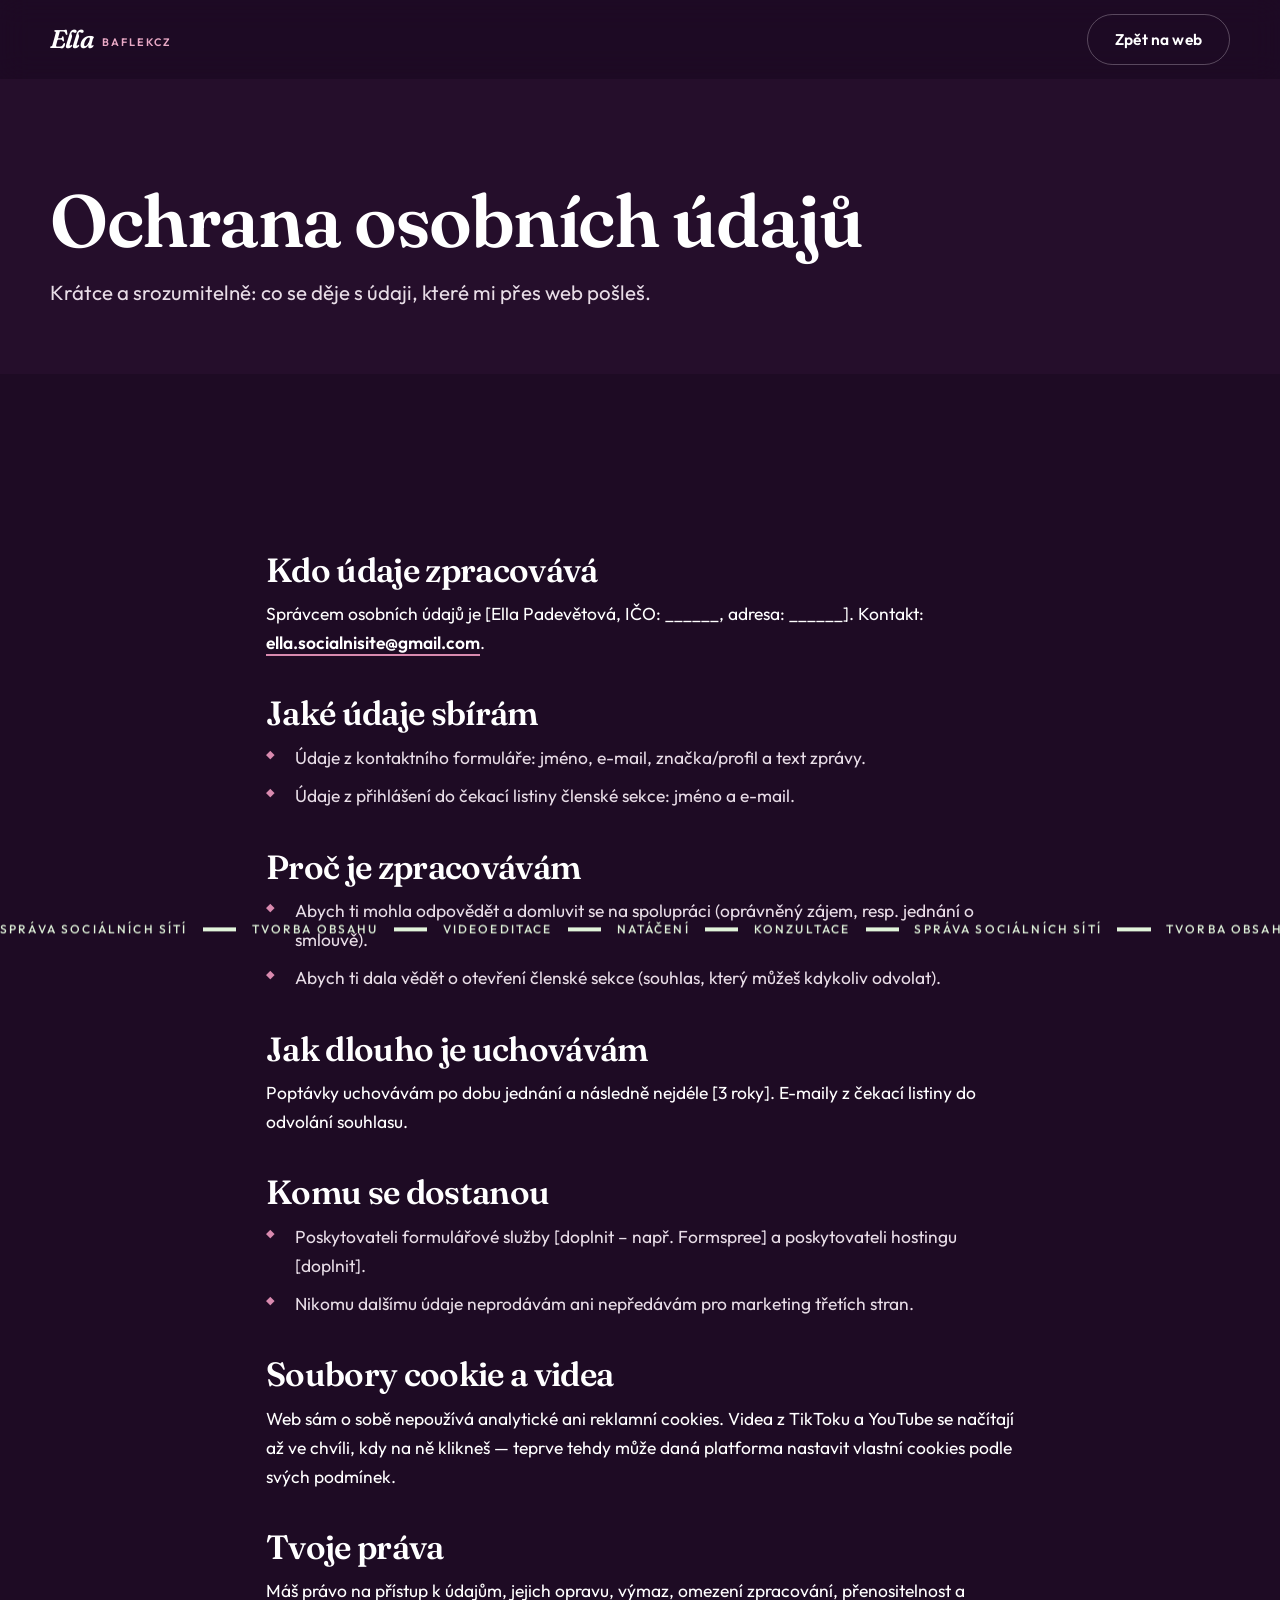
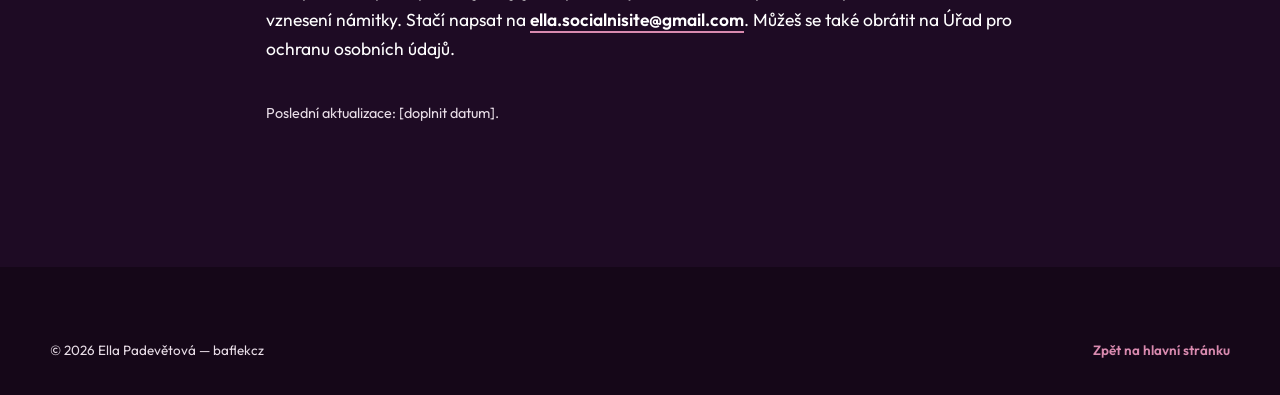
<file: ochrana-osobnich-udaju.html>
<!DOCTYPE html>
<html lang="cs">
<head>
<meta charset="utf-8">
<meta name="viewport" content="width=device-width, initial-scale=1">
<title>Ochrana osobních údajů — Ella (baflekcz)</title>
<meta name="description" content="Jak nakládám s osobními údaji, které mi pošlete přes formulář na webu.">
<link rel="canonical" href="https://www.baflek.cz/ochrana-osobnich-udaju.html">
<meta name="robots" content="index, follow">
<meta name="theme-color" content="#1E0C22">
<link rel="icon" href="assets/img/favicon.svg" type="image/svg+xml">
<link rel="preconnect" href="https://fonts.googleapis.com">
<link rel="preconnect" href="https://fonts.gstatic.com" crossorigin>
<link href="https://fonts.googleapis.com/css2?family=Fraunces:ital,opsz,wght@0,9..144,400..700;1,9..144,400..700&family=Outfit:wght@300;400;500;600&display=swap" rel="stylesheet">
<link rel="stylesheet" href="assets/css/style.css">
<link rel="stylesheet" href="assets/css/motion.css">
<script>document.documentElement.classList.add("js");</script>
</head>
<body>
<a class="skip-link" href="#main">Přeskočit na obsah</a>

<header class="header" id="header">
  <div class="container header__inner">
    <a class="brand" href="index.html"><span class="brand__mark">Ella</span><span class="brand__handle">baflekcz</span></a>
    <a class="btn btn--ghost" href="index.html">Zpět na web</a>
  </div>
</header>

<main id="main">
  <section class="page-hero">
    <div class="container">
      <h1>Ochrana osobních údajů</h1>
      <p class="lead">Krátce a srozumitelně: co se děje s údaji, které mi přes web pošleš.</p>
    </div>
  </section>

  <section class="section">
    <div class="container prose">
      <!--
        ⚠️ DOPLNIT PŘED SPUŠTĚNÍM
        Níže jsou hranaté závorky, kam je potřeba doplnit skutečné údaje
        (jméno/firma, IČO, adresa, e-mail) a ověřit použité služby.
        Tenhle text je vzor, ne právní poradenství.
      -->
      <h2>Kdo údaje zpracovává</h2>
      <p>
        Správcem osobních údajů je [Ella Padevětová, IČO: ______, adresa: ______].
        Kontakt: <a class="link-underline" href="mailto:ella.socialnisite@gmail.com">ella.socialnisite@gmail.com</a>.
      </p>

      <h2>Jaké údaje sbírám</h2>
      <ul>
        <li>Údaje z kontaktního formuláře: jméno, e-mail, značka/profil a text zprávy.</li>
        <li>Údaje z přihlášení do čekací listiny členské sekce: jméno a e-mail.</li>
      </ul>

      <h2>Proč je zpracovávám</h2>
      <ul>
        <li>Abych ti mohla odpovědět a domluvit se na spolupráci (oprávněný zájem, resp. jednání o smlouvě).</li>
        <li>Abych ti dala vědět o otevření členské sekce (souhlas, který můžeš kdykoliv odvolat).</li>
      </ul>

      <h2>Jak dlouho je uchovávám</h2>
      <p>
        Poptávky uchovávám po dobu jednání a následně nejdéle [3 roky].
        E-maily z čekací listiny do odvolání souhlasu.
      </p>

      <h2>Komu se dostanou</h2>
      <ul>
        <li>Poskytovateli formulářové služby [doplnit – např. Formspree] a poskytovateli hostingu [doplnit].</li>
        <li>Nikomu dalšímu údaje neprodávám ani nepředávám pro marketing třetích stran.</li>
      </ul>

      <h2>Soubory cookie a videa</h2>
      <p>
        Web sám o sobě nepoužívá analytické ani reklamní cookies. Videa z TikToku
        a YouTube se načítají až ve chvíli, kdy na ně klikneš — teprve tehdy může
        daná platforma nastavit vlastní cookies podle svých podmínek.
      </p>

      <h2>Tvoje práva</h2>
      <p>
        Máš právo na přístup k údajům, jejich opravu, výmaz, omezení zpracování,
        přenositelnost a vznesení námitky. Stačí napsat na
        <a class="link-underline" href="mailto:ella.socialnisite@gmail.com">ella.socialnisite@gmail.com</a>.
        Můžeš se také obrátit na Úřad pro ochranu osobních údajů.
      </p>

      <p style="margin-top:2.4rem; color: var(--ink-soft); font-size:.9rem;">
        Poslední aktualizace: [doplnit datum].
      </p>
    </div>
  </section>
</main>

<footer class="footer">
  <div class="container">
    <div class="footer__bottom" style="border-top:0; padding-top:0;">
      <span>© <span id="rok">2026</span> Ella Padevětová — baflekcz</span>
      <a class="link-underline" style="color: var(--accent); background-image:none;" href="index.html">Zpět na hlavní stránku</a>
    </div>
  </div>
</footer>
<script src="assets/js/main.js" defer></script>
<script src="assets/js/motion.js" defer></script>
</body>
</html>
</file>
<file: assets/css/style.css>
/* =========================================================
   Ella / baflekcz — vizuální styl
   Základní barva: #4B2348 (švestková)
   Záměr: výrazné, kreativní, ženské a profesionální.
   Bez dominantní černé, bez "business bro", bez cukrkandlové růžové.
   ========================================================= */

/* ---------- 1. Tokeny ---------- */
:root {
  /* ---- Značka ----
     Švestková je hlavní barva. Fialová, modrá a burgundy z Instagramu
     jsou v paletě jako hloubka a záře, nikdy jako dominantní plocha. */
  --plum:        #4B2348;  /* hlavní švestková */
  --plum-soft:   #6E3A69;
  --burgundy:    #7A2445;  /* červeno-fialová – hloubka a přechody */
  --violet:      #3D2A6E;  /* modro-fialová – jen v zářích, ne jako plocha */

  /* ---- Tmavé plochy ---- */
  --bg:          #1E0B24;  /* pozadí celého webu */
  --bg-deep:     #150718;  /* patička */
  --surface:     #2B1233;  /* karty */
  --surface-alt: #250E2B;  /* jemně odlišená sekce */
  --surface-hi:  #38193F;  /* vstupní pole a hover */

  /* ---- Zvýraznění ---- */
  --accent:      #D98AAF;  /* hlavní zvýraznění – tlačítka a akcenty */
  --accent-hi:   #E9A9C6;  /* hover */
  --on-accent:   #2A0E1C;  /* text na zvýrazněné ploše */

  /* ---- Text ---- */
  --ink:         #FFFFFF;  /* hlavní text a nadpisy */
  --ink-soft:    #E8DDE7;  /* sekundární text */
  --ink-mute:    #B49CB7;  /* popisky, meta údaje */
  --lilac:       #E7D9E8;  /* světlá lila */
  --offwhite:    #FAF7FA;
  --cream:       var(--offwhite);

  --on-dark:      var(--ink);
  --on-dark-soft: var(--ink-soft);
  --plum-deep:    #2A1030;
  --accent-deep:  var(--accent-hi);

  /* ---- Linky a obrysy ---- */
  --line:        rgba(232, 221, 231, .14);
  --line-strong: rgba(232, 221, 231, .30);

  /* ---- Typografie ---- */
  --font-display: "Fraunces", "Georgia", "Times New Roman", serif;
  --font-body: "Outfit", "Segoe UI", system-ui, -apple-system, sans-serif;

  /* ---- Rytmus ---- */
  --container: 1180px;
  --gutter: clamp(1.25rem, 5vw, 3rem);
  --section-y: clamp(4.5rem, 11vw, 9rem);
  --radius: 22px;
  --radius-lg: 40px;

  --shadow-sm: 0 2px 10px rgba(0, 0, 0, .28);
  --shadow-md: 0 18px 40px -22px rgba(0, 0, 0, .7);
  --shadow-lg: 0 40px 80px -40px rgba(0, 0, 0, .85);

  --ease: cubic-bezier(.22, 1, .36, 1);
}

/* ---------- 2. Reset & základ ---------- */
*, *::before, *::after { box-sizing: border-box; }

html {
  scroll-behavior: smooth;
  -webkit-text-size-adjust: 100%;
  scroll-padding-top: 92px;
}

body {
  margin: 0;
  font-family: var(--font-body);
  font-size: clamp(1rem, .96rem + .25vw, 1.09rem);
  line-height: 1.65;
  color: var(--ink);
  background: var(--bg);
  -webkit-font-smoothing: antialiased;
  overflow-x: hidden;
}

img, svg, video, iframe { display: block; max-width: 100%; }
img { height: auto; }

a { color: inherit; text-decoration: none; }
button { font: inherit; cursor: pointer; border: 0; background: none; color: inherit; }
ul { list-style: none; margin: 0; padding: 0; }

h1, h2, h3, h4 {
  font-family: var(--font-display);
  font-weight: 600;
  line-height: 1.04;
  letter-spacing: -.02em;
  margin: 0;
  font-variation-settings: "SOFT" 0, "WONK" 1, "opsz" 40;
}

p { margin: 0 0 1.1em; }
p:last-child { margin-bottom: 0; }

::selection { background: var(--accent); color: var(--on-accent); }

:focus-visible {
  outline: 3px solid var(--accent);
  outline-offset: 3px;
  border-radius: 6px;
}

/* ---------- 3. Layout pomůcky ---------- */
.container {
  width: min(100% - (2 * var(--gutter)), var(--container));
  margin-inline: auto;
}
.container--wide { width: min(100% - (2 * var(--gutter)), 1380px); }

.section { padding-block: var(--section-y); position: relative; }

.visually-hidden {
  position: absolute !important;
  width: 1px; height: 1px;
  margin: -1px; padding: 0; border: 0;
  clip-path: inset(50%);
  overflow: hidden; white-space: nowrap;
}

.skip-link {
  position: absolute; top: .5rem; left: .5rem;
  transform: translateY(-200%);
  background: var(--plum); color: var(--cream);
  padding: .7rem 1.1rem; border-radius: 999px; z-index: 200;
  transition: transform .2s var(--ease);
}
.skip-link:focus { transform: translateY(0); }

/* ---------- 4. Typografické stavební prvky ---------- */
.eyebrow {
  display: inline-flex;
  align-items: center;
  gap: .6rem;
  font-size: .74rem;
  letter-spacing: .22em;
  text-transform: uppercase;
  font-weight: 600;
  color: var(--lilac);
  margin: 0 0 1.1rem;
}
.eyebrow::before {
  content: "";
  width: 26px; height: 2px;
  background: var(--accent);
  border-radius: 2px;
}
.eyebrow--light { color: var(--lilac); }

.section-title {
  font-size: clamp(2.1rem, 1.4rem + 3.2vw, 4rem);
  max-width: 20ch;
}
.section-title em {
  font-style: italic;
  color: var(--accent);
  font-variation-settings: "SOFT" 40, "WONK" 1;
}

.lead {
  font-size: clamp(1.05rem, 1rem + .45vw, 1.28rem);
  color: var(--ink-soft);
  max-width: 58ch;
}

.section-head {
  display: grid;
  gap: clamp(1.2rem, 3vw, 3rem);
  grid-template-columns: 1fr;
  align-items: end;
  margin-bottom: clamp(2.5rem, 6vw, 4.5rem);
}
@media (min-width: 900px) {
  .section-head--split { grid-template-columns: 1.15fr .85fr; }
}

/* Číslo sekce */
.section-index {
  font-family: var(--font-display);
  font-size: .85rem;
  letter-spacing: .1em;
  color: var(--accent-deep);
  font-weight: 600;
}

/* ---------- 5. Tlačítka ---------- */
.btn {
  --btn-bg: var(--accent);
  --btn-fg: var(--on-accent);
  display: inline-flex;
  align-items: center;
  justify-content: center;
  gap: .6rem;
  padding: .95rem 1.7rem;
  background: var(--btn-bg);
  color: var(--btn-fg);
  border-radius: 999px;
  font-weight: 600;
  font-size: .97rem;
  letter-spacing: .01em;
  line-height: 1.2;
  text-align: center;
  transition: transform .35s var(--ease), box-shadow .35s var(--ease), background-color .25s ease;
  box-shadow: var(--shadow-sm);
  will-change: transform;
}
.btn:hover { transform: translateY(-3px); box-shadow: var(--shadow-md); background: var(--accent-deep); }
.btn:active { transform: translateY(-1px); }

.btn--accent { --btn-bg: var(--accent); --btn-fg: var(--on-accent); }
.btn--accent:hover { background: var(--accent-deep); color: var(--on-accent); }

.btn--ghost {
  --btn-bg: transparent;
  --btn-fg: var(--ink);
  border: 1.5px solid var(--line-strong);
  box-shadow: none;
}
.btn--ghost:hover { background: rgba(247, 238, 244, .09); color: var(--ink); }

.btn--light { --btn-bg: var(--cream); --btn-fg: var(--plum); }
.btn--light:hover { background: #fff; color: var(--plum-deep); }

.btn .arrow { transition: transform .35s var(--ease); }
.btn:hover .arrow { transform: translateX(4px); }

/* Textový odkaz s podtržením */
.link-underline {
  font-weight: 600;
  color: var(--ink);
  background-image: linear-gradient(var(--accent), var(--accent));
  background-size: 100% 2px;
  background-repeat: no-repeat;
  background-position: 0 100%;
  padding-bottom: 2px;
  transition: background-size .3s var(--ease);
}
.link-underline:hover { background-size: 100% 8px; }

/* ---------- 6. Hlavička ---------- */
.header {
  position: sticky;
  top: 0;
  z-index: 100;
  padding-block: .85rem;
  background: rgba(30, 11, 36, .72);
  backdrop-filter: blur(14px);
  -webkit-backdrop-filter: blur(14px);
  border-bottom: 1px solid transparent;
  transition: border-color .3s ease, background-color .3s ease, padding .3s ease;
}
.header.is-stuck {
  border-bottom-color: var(--line);
  background: rgba(30, 11, 36, .94);
}

.header__inner {
  display: flex;
  align-items: center;
  justify-content: space-between;
  gap: 1rem;
}

.brand {
  display: inline-flex;
  align-items: baseline;
  gap: .5rem;
  font-family: var(--font-display);
  font-size: 1.6rem;
  font-weight: 600;
  letter-spacing: -.03em;
  color: var(--ink);
}
.brand__mark {
  font-style: italic;
  font-variation-settings: "SOFT" 60, "WONK" 1;
}
.brand__handle {
  font-family: var(--font-body);
  font-size: .68rem;
  letter-spacing: .18em;
  text-transform: uppercase;
  font-weight: 600;
  color: var(--accent-deep);
  transform: translateY(-2px);
}

.nav { display: none; }
@media (min-width: 940px) {
  .nav { display: flex; align-items: center; gap: clamp(1rem, 2.2vw, 2rem); }
}
.nav__link {
  font-size: .95rem;
  font-weight: 500;
  color: var(--ink-soft);
  position: relative;
  padding-block: .3rem;
  transition: color .2s ease;
}
.nav__link::after {
  content: "";
  position: absolute;
  left: 0; bottom: 0;
  width: 100%; height: 2px;
  background: var(--accent);
  border-radius: 2px;
  transform: scaleX(0);
  transform-origin: left;
  transition: transform .3s var(--ease);
}
.nav__link:hover, .nav__link.is-active { color: var(--ink); }
.nav__link:hover::after, .nav__link.is-active::after { transform: scaleX(1); }

.header__cta { display: none; }
@media (min-width: 940px) { .header__cta { display: inline-flex; padding: .7rem 1.35rem; font-size: .9rem; } }

/* Burger */
.burger {
  display: inline-flex;
  flex-direction: column;
  justify-content: center;
  gap: 5px;
  width: 46px; height: 46px;
  align-items: center;
  border-radius: 50%;
  background: rgba(247, 238, 244, .08);
  transition: background-color .25s ease;
}
.burger:hover { background: rgba(247, 238, 244, .15); }
.burger span {
  display: block;
  width: 19px; height: 2px;
  background: var(--ink);
  border-radius: 2px;
  transition: transform .3s var(--ease), opacity .2s ease;
}
@media (min-width: 940px) { .burger { display: none; } }
.burger[aria-expanded="true"] span:nth-child(1) { transform: translateY(7px) rotate(45deg); }
.burger[aria-expanded="true"] span:nth-child(2) { opacity: 0; }
.burger[aria-expanded="true"] span:nth-child(3) { transform: translateY(-7px) rotate(-45deg); }

/* Mobilní menu */
.mobile-nav {
  position: fixed;
  inset: 0;
  z-index: 99;
  background: var(--plum-deep);
  color: var(--on-dark);
  padding: 6.5rem var(--gutter) 3rem;
  display: flex;
  flex-direction: column;
  justify-content: center;
  gap: .4rem;
  opacity: 0;
  visibility: hidden;
  transform: translateY(-12px);
  transition: opacity .35s var(--ease), transform .35s var(--ease), visibility .35s;
}
.mobile-nav.is-open { opacity: 1; visibility: visible; transform: translateY(0); }
.mobile-nav a {
  font-family: var(--font-display);
  font-size: clamp(1.8rem, 8vw, 2.6rem);
  padding-block: .35rem;
  border-bottom: 1px solid rgba(246, 236, 243, .12);
}
.mobile-nav a:last-of-type { border-bottom: 0; }
.mobile-nav .btn { margin-top: 1.6rem; align-self: flex-start; }
body.no-scroll { overflow: hidden; }

/* ---------- 7. Hero ---------- */
.hero {
  position: relative;
  padding-top: clamp(3rem, 7vw, 5.5rem);
  padding-bottom: clamp(3rem, 8vw, 6rem);
  overflow: hidden;
}

.hero__grid {
  display: grid;
  gap: clamp(2.5rem, 6vw, 4rem);
  align-items: center;
}
@media (min-width: 980px) {
  .hero__grid { grid-template-columns: 1.08fr .92fr; }
}

.hero__title {
  font-size: clamp(3.2rem, 1.5rem + 9vw, 8rem);
  line-height: .92;
  letter-spacing: -.045em;
  color: var(--ink);
  margin-bottom: 1.4rem;
}
.hero__title .line { display: block; }
.hero__title .accentuate {
  font-style: italic;
  font-variation-settings: "SOFT" 60, "WONK" 1;
  color: var(--accent);
}

.hero__intro { max-width: 46ch; margin-bottom: 2rem; }

.hero__actions { display: flex; flex-wrap: wrap; gap: .8rem; }

.hero__meta {
  display: flex;
  flex-wrap: wrap;
  gap: 1.6rem 2.4rem;
  margin-top: clamp(2.4rem, 5vw, 3.4rem);
  padding-top: 1.8rem;
  border-top: 1px solid var(--line);
}
.hero__stat strong {
  display: block;
  font-family: var(--font-display);
  font-size: clamp(1.6rem, 1.2rem + 1.4vw, 2.3rem);
  color: var(--ink);
  line-height: 1;
}
.hero__stat span {
  font-size: .82rem;
  letter-spacing: .06em;
  color: var(--ink-soft);
  text-transform: uppercase;
}

/* Portrét v oblouku */
.hero__visual { position: relative; }

.arch {
  position: relative;
  aspect-ratio: 4 / 5;
  border-radius: 50vw 50vw 28px 28px;
  overflow: hidden;
  background: linear-gradient(155deg, #7A4374 0%, #4B2348 55%, #331634 100%);
  box-shadow: var(--shadow-lg);
  isolation: isolate;
}
.arch img { width: 100%; height: 100%; object-fit: cover; }
.arch__placeholder {
  position: absolute;
  inset: 0;
  display: grid;
  place-content: center;
  text-align: center;
  gap: .6rem;
  padding: 2rem;
  color: var(--on-dark-soft);
}
.arch__placeholder strong {
  font-family: var(--font-display);
  font-size: clamp(2.4rem, 6vw, 3.6rem);
  color: var(--on-dark);
  font-style: italic;
}
.arch__placeholder span { font-size: .78rem; letter-spacing: .18em; text-transform: uppercase; }

/* Dekorativní tvary */
.blob {
  position: absolute;
  border-radius: 50%;
  filter: blur(60px);
  opacity: .42;
  z-index: -1;
  pointer-events: none;
}
.blob--1 { width: 46vw; max-width: 560px; aspect-ratio: 1; background: var(--violet); top: -14%; right: -12%; }
.blob--2 { width: 34vw; max-width: 420px; aspect-ratio: 1; background: var(--burgundy); bottom: -10%; left: -12%; }

.sticker {
  position: absolute;
  display: grid;
  place-content: center;
  text-align: center;
  width: clamp(96px, 14vw, 138px);
  aspect-ratio: 1;
  border-radius: 50%;
  background: var(--accent);
  color: var(--on-accent);
  font-family: var(--font-display);
  font-size: clamp(.78rem, 1.1vw, .95rem);
  font-weight: 600;
  line-height: 1.25;
  padding: .8rem;
  box-shadow: var(--shadow-md);
  transform: rotate(-9deg);
  z-index: 3;
}
.hero .sticker { right: -4%; bottom: 8%; animation: float 6s ease-in-out infinite; }

@keyframes float {
  0%, 100% { transform: rotate(-9deg) translateY(0); }
  50%      { transform: rotate(-6deg) translateY(-10px); }
}

/* ---------- 8. Běžící pás ---------- */
.marquee {
  background: var(--plum);
  color: var(--on-dark);
  padding-block: 1.05rem;
  overflow: hidden;
  border-block: 1px solid rgba(255,255,255,.08);
}
.marquee__track {
  display: flex;
  gap: 2.6rem;
  width: max-content;
  animation: slide 34s linear infinite;
}
.marquee__track > span {
  display: inline-flex;
  align-items: center;
  gap: 2.6rem;
  font-family: var(--font-display);
  font-size: clamp(1.05rem, 2.4vw, 1.6rem);
  white-space: nowrap;
  letter-spacing: -.01em;
}
.marquee__track > span::after {
  content: "✦";
  color: var(--accent);
  font-size: .8em;
}
.marquee:hover .marquee__track { animation-play-state: paused; }

@keyframes slide {
  from { transform: translateX(0); }
  to   { transform: translateX(-50%); }
}

/* ---------- 9. Služby ---------- */
.services__grid {
  display: grid;
  gap: 1.1rem;
  grid-template-columns: repeat(auto-fit, minmax(min(100%, 270px), 1fr));
}

.service {
  position: relative;
  padding: clamp(1.6rem, 3vw, 2.2rem);
  background: var(--surface);
  border: 1px solid var(--line);
  border-radius: var(--radius);
  transition: transform .4s var(--ease), box-shadow .4s var(--ease), border-color .3s ease;
  overflow: hidden;
}
.service::after {
  content: "";
  position: absolute;
  inset: auto -30% -60% auto;
  width: 200px; aspect-ratio: 1;
  background: radial-gradient(circle, rgba(217,138,175,.20), transparent 70%);
  opacity: 0;
  transition: opacity .4s ease;
}
.service:hover { transform: translateY(-6px); box-shadow: var(--shadow-md); border-color: var(--line-strong); }
.service:hover::after { opacity: 1; }

.service__num {
  font-family: var(--font-display);
  font-size: .8rem;
  color: var(--accent-deep);
  letter-spacing: .1em;
  display: block;
  margin-bottom: 1.4rem;
}
.service h3 {
  font-size: clamp(1.25rem, 1.1rem + .5vw, 1.5rem);
  margin-bottom: .6rem;
  color: var(--ink);
}
.service p { font-size: .96rem; color: var(--ink-soft); margin: 0; }

/* ---------- 10. Ukázky práce (videa) ---------- */
.work { background: var(--surface-alt); }

/* Mřížka je záměrně jen 1 nebo 3 sloupce.
   Videa na výšku vyplní řadu po třech, videa na šířku dostanou
   vlastní pruh přes celou šířku — díky tomu v mřížce nevznikají
   prázdná místa a širokoúhlé video není zbytečně malé. */
.work__grid {
  display: grid;
  gap: clamp(1rem, 2.4vw, 1.6rem);
  grid-template-columns: 1fr;
  align-items: start;
}
@media (min-width: 900px) {
  .work__grid { grid-template-columns: repeat(3, 1fr); }
}

.work__item--wide {
  grid-column: 1 / -1;
  width: 100%;
  max-width: 940px;
  margin-inline: auto;
}

.video-card {
  position: relative;
  border-radius: var(--radius);
  overflow: hidden;
  background: var(--plum-deep);
  box-shadow: var(--shadow-md);
  transition: transform .4s var(--ease);
}
.video-card:hover { transform: translateY(-5px); }

.video-card__frame {
  position: relative;
  width: 100%;
  border: 0;
  padding: 0;
  display: block;
  background: linear-gradient(150deg, var(--plum) 0%, var(--plum-deep) 100%);
  cursor: pointer;
  overflow: hidden;
}
.video-card__frame[data-ratio="9:16"] { aspect-ratio: 9 / 16; }
.video-card__frame[data-ratio="16:9"] { aspect-ratio: 16 / 9; }
.video-card__frame[data-ratio="1:1"]  { aspect-ratio: 1 / 1; }

.video-card__frame img {
  position: absolute; inset: 0;
  width: 100%; height: 100%;
  object-fit: cover;
  transition: transform .6s var(--ease), opacity .3s ease;
}
.video-card__frame:hover img { transform: scale(1.05); }

.video-card__frame iframe {
  position: absolute; inset: 0;
  width: 100%; height: 100%;
  border: 0;
}

.video-card__play {
  position: absolute;
  left: 50%; top: 50%;
  transform: translate(-50%, -50%);
  width: 66px; aspect-ratio: 1;
  border-radius: 50%;
  background: rgba(251, 246, 241, .92);
  display: grid;
  place-content: center;
  box-shadow: 0 10px 30px rgba(0,0,0,.3);
  transition: transform .3s var(--ease), background-color .3s ease;
  z-index: 2;
}
.video-card__play svg { width: 20px; height: 20px; fill: var(--plum); margin-left: 3px; }
.video-card__frame:hover .video-card__play { transform: translate(-50%, -50%) scale(1.09); background: #fff; }

.video-card__label {
  position: absolute;
  left: 0; right: 0; bottom: 0;
  padding: 2.6rem 1.1rem 1.1rem;
  background: linear-gradient(to top, rgba(46,19,48,.9), transparent);
  color: var(--on-dark);
  text-align: left;
  z-index: 2;
  pointer-events: none;
}
.video-card__label strong { display: block; font-family: var(--font-display); font-size: 1.05rem; }
.video-card__label span { font-size: .78rem; letter-spacing: .1em; text-transform: uppercase; color: var(--on-dark-soft); }

.work__note {
  margin-top: 2.4rem;
  font-size: .93rem;
  color: var(--ink-soft);
  display: flex;
  flex-wrap: wrap;
  align-items: center;
  gap: .5rem 1rem;
}

/* ---------- 11. Reference ---------- */
.testimonials__grid {
  display: grid;
  gap: 1.1rem;
  grid-template-columns: repeat(auto-fit, minmax(min(100%, 300px), 1fr));
}

.testimonial {
  position: relative;
  padding: clamp(1.7rem, 3vw, 2.4rem);
  background: var(--surface);
  border-radius: var(--radius);
  border: 1px solid var(--line);
  display: flex;
  flex-direction: column;
  gap: 1.4rem;
  box-shadow: var(--shadow-sm);
}
.testimonial::before {
  content: "”";
  position: absolute;
  top: -.1em; right: .35em;
  font-family: var(--font-display);
  font-size: 6rem;
  line-height: 1;
  color: rgba(231, 217, 232, .16);
  pointer-events: none;
}
.testimonial blockquote {
  margin: 0;
  font-size: 1.04rem;
  color: var(--ink);
  position: relative;
  z-index: 1;
}
.testimonial figcaption {
  margin-top: auto;
  display: flex;
  align-items: center;
  gap: .85rem;
  font-size: .9rem;
}
.testimonial__avatar {
  width: 44px; height: 44px;
  flex: none;
  border-radius: 50%;
  background: var(--plum-soft);
  color: var(--cream);
  display: grid;
  place-content: center;
  font-family: var(--font-display);
  font-size: 1.05rem;
}
.testimonial__who strong { display: block; color: var(--ink); }
.testimonial__who span { color: var(--ink-soft); font-size: .84rem; }

/* ---------- 12. O mně ---------- */
.about { background: var(--plum-deep); color: var(--on-dark); }
.about .section-title { color: var(--on-dark); }
.about .section-title em { color: var(--accent); }
.about .lead { color: var(--on-dark-soft); }

.about__grid {
  display: grid;
  gap: clamp(2.4rem, 6vw, 4.5rem);
  align-items: start;
}
@media (min-width: 980px) { .about__grid { grid-template-columns: .85fr 1.15fr; } }

.about__visual { position: relative; }
.about .arch {
  border-radius: 50vw 50vw 28px 28px;
  background: linear-gradient(155deg, var(--plum-soft), var(--plum));
  aspect-ratio: 3 / 4;
}
.about .sticker { left: -6%; bottom: 6%; transform: rotate(8deg); }

.story { display: grid; gap: 1.6rem; margin-top: clamp(1.4rem, 3vw, 2.2rem); }
.story p { color: var(--on-dark-soft); font-size: 1.03rem; }
.story p strong { color: var(--on-dark); font-weight: 600; }

.timeline { display: grid; gap: 0; margin-top: .6rem; }
.timeline li {
  display: grid;
  grid-template-columns: 74px 1fr;
  gap: 1.2rem;
  padding: 1.1rem 0;
  border-top: 1px solid rgba(246, 236, 243, .14);
  align-items: baseline;
}
.timeline li:last-child { padding-bottom: 0; }
.timeline__when {
  font-family: var(--font-display);
  color: var(--accent);
  font-size: .95rem;
  letter-spacing: .02em;
}
.timeline__what { color: var(--on-dark-soft); font-size: .98rem; }
.timeline__what strong { color: var(--on-dark); display: block; font-weight: 600; }

/* Tým */
.team {
  margin-top: clamp(3rem, 7vw, 5rem);
  padding-top: clamp(2.4rem, 5vw, 3.4rem);
  border-top: 1px solid rgba(246, 236, 243, .16);
}
.team__grid {
  display: grid;
  gap: 1rem;
  grid-template-columns: repeat(auto-fit, minmax(min(100%, 230px), 1fr));
  margin-top: 2rem;
}
.team__card {
  padding: 1.6rem;
  border-radius: var(--radius);
  background: rgba(246, 236, 243, .06);
  border: 1px solid rgba(246, 236, 243, .12);
  transition: background-color .3s ease, transform .35s var(--ease);
}
.team__card:hover { background: rgba(246, 236, 243, .1); transform: translateY(-4px); }
.team__role {
  font-family: var(--font-display);
  font-size: 1.2rem;
  color: var(--on-dark);
  margin-bottom: .45rem;
}
.team__card p { font-size: .93rem; color: var(--on-dark-soft); margin: 0; }
.team__name {
  display: block;
  margin-top: .8rem;
  font-size: .76rem;
  letter-spacing: .16em;
  text-transform: uppercase;
  color: var(--accent);
}

/* ---------- 13. Členská sekce ---------- */
.membership__inner {
  position: relative;
  border-radius: var(--radius-lg);
  padding: clamp(2.2rem, 6vw, 4.5rem);
  background:
    radial-gradient(120% 120% at 0% 0%, rgba(217,138,175,.16), transparent 55%),
    var(--surface);
  border: 1px solid var(--line);
  overflow: hidden;
}
.membership__grid {
  display: grid;
  gap: clamp(2rem, 5vw, 3.5rem);
  align-items: center;
}
@media (min-width: 900px) { .membership__grid { grid-template-columns: 1.05fr .95fr; } }

.badge-soon {
  display: inline-flex;
  align-items: center;
  gap: .5rem;
  padding: .4rem .95rem;
  border-radius: 999px;
  background: var(--plum);
  color: var(--cream);
  font-size: .72rem;
  letter-spacing: .16em;
  text-transform: uppercase;
  font-weight: 600;
  margin-bottom: 1.2rem;
}
.badge-soon::before {
  content: "";
  width: 7px; height: 7px;
  border-radius: 50%;
  background: var(--accent);
  animation: pulse 2s ease-in-out infinite;
}
@keyframes pulse {
  0%, 100% { opacity: 1; transform: scale(1); }
  50% { opacity: .45; transform: scale(.75); }
}

.checklist { display: grid; gap: .8rem; margin-top: 1.6rem; }
.checklist li {
  display: grid;
  grid-template-columns: 24px 1fr;
  gap: .75rem;
  align-items: start;
  font-size: .98rem;
  color: var(--ink-soft);
}
.checklist li::before {
  content: "✓";
  display: grid;
  place-content: center;
  width: 24px; height: 24px;
  border-radius: 50%;
  background: var(--plum-soft);
  color: var(--cream);
  font-size: .75rem;
  font-weight: 700;
}

/* Formulář pro sběr e-mailů */
.signup {
  background: var(--surface);
  border-radius: var(--radius);
  padding: clamp(1.4rem, 3vw, 2rem);
  box-shadow: var(--shadow-md);
  border: 1px solid var(--line);
}
.signup h3 { font-size: 1.35rem; color: var(--ink); margin-bottom: .5rem; }
.signup p { font-size: .92rem; color: var(--ink-soft); }

.field { display: grid; gap: .4rem; margin-bottom: 1rem; }
.field label {
  font-size: .82rem;
  font-weight: 600;
  letter-spacing: .04em;
  color: var(--lilac);
}
.field input,
.field select,
.field textarea {
  font: inherit;
  font-size: .97rem;
  padding: .85rem 1rem;
  border-radius: 14px;
  border: 1.5px solid var(--line-strong);
  background: var(--surface-hi);
  color: var(--ink);
  width: 100%;
  transition: border-color .25s ease, background-color .25s ease;
}
.field textarea { resize: vertical; min-height: 130px; }
.field input:focus,
.field select:focus,
.field textarea:focus {
  border-color: var(--accent);
  background: var(--surface-hi);
  outline: none;
}
.field__hint { font-size: .8rem; color: var(--ink-soft); }

.form-note { font-size: .8rem; color: var(--ink-soft); margin-top: .9rem; }

/* ---------- 14. Kontakt / spolupráce ---------- */
.contact { background: var(--plum); color: var(--on-dark); }
.contact .section-title { color: var(--on-dark); }
.contact .section-title em { color: var(--accent); }
.contact .lead { color: var(--on-dark-soft); }

.contact__grid {
  display: grid;
  gap: clamp(2.4rem, 6vw, 4rem);
  align-items: start;
}
@media (min-width: 980px) { .contact__grid { grid-template-columns: .95fr 1.05fr; } }

.steps { display: grid; gap: 1.6rem; margin-top: clamp(2rem, 4vw, 2.8rem); }
.step {
  display: grid;
  grid-template-columns: 44px 1fr;
  gap: 1.1rem;
  align-items: start;
}
.step__num {
  width: 44px; height: 44px;
  border-radius: 50%;
  border: 1.5px solid var(--accent);
  color: var(--accent);
  display: grid;
  place-content: center;
  font-family: var(--font-display);
  font-size: 1rem;
}
.step h3 { font-size: 1.15rem; color: var(--on-dark); margin-bottom: .25rem; }
.step p { font-size: .95rem; color: var(--on-dark-soft); margin: 0; }

.contact__card {
  background: var(--surface);
  color: var(--ink);
  border-radius: var(--radius-lg);
  padding: clamp(1.6rem, 4vw, 2.6rem);
  box-shadow: var(--shadow-lg);
}
.contact__card h3 { font-size: clamp(1.4rem, 1.2rem + .8vw, 1.9rem); color: var(--ink); margin-bottom: 1.4rem; }

.form-row { display: grid; gap: 0 1rem; }
@media (min-width: 620px) { .form-row { grid-template-columns: 1fr 1fr; } }

.contact__direct {
  margin-top: 2.6rem;
  padding-top: 1.8rem;
  border-top: 1px solid rgba(246, 236, 243, .18);
  display: grid;
  gap: .6rem;
  font-size: .97rem;
}
.contact__direct a { color: var(--on-dark); }
.contact__direct a:hover { color: var(--accent); }

/* ---------- 15. Patička ---------- */
.footer {
  background: var(--bg-deep);
  color: var(--on-dark-soft);
  padding-block: clamp(3rem, 7vw, 4.5rem) 2rem;
}
.footer__top {
  display: grid;
  gap: 2.4rem;
  padding-bottom: 2.6rem;
  border-bottom: 1px solid rgba(246, 236, 243, .14);
}
@media (min-width: 860px) { .footer__top { grid-template-columns: 1.4fr 1fr 1fr; } }

.footer .brand { color: var(--on-dark); font-size: 2rem; }
.footer__about { max-width: 40ch; font-size: .95rem; margin-top: 1rem; }

.footer h4 {
  font-family: var(--font-body);
  font-size: .76rem;
  letter-spacing: .18em;
  text-transform: uppercase;
  color: var(--accent);
  margin-bottom: 1rem;
  font-weight: 600;
}
.footer__list { display: grid; gap: .6rem; font-size: .95rem; }
.footer__list a:hover { color: var(--on-dark); }

.socials { display: flex; flex-wrap: wrap; gap: .6rem; margin-top: 1.6rem; }
.socials a {
  width: 42px; height: 42px;
  display: grid;
  place-content: center;
  border-radius: 50%;
  background: rgba(246, 236, 243, .08);
  border: 1px solid rgba(246, 236, 243, .14);
  transition: background-color .25s ease, transform .3s var(--ease), border-color .25s ease;
}
.socials a:hover { background: var(--accent); border-color: var(--accent); transform: translateY(-3px); }
.socials svg { width: 18px; height: 18px; fill: var(--on-dark); }
.socials a:hover svg { fill: var(--on-accent); }

.footer__bottom {
  padding-top: 1.8rem;
  display: flex;
  flex-wrap: wrap;
  gap: .6rem 1.6rem;
  justify-content: space-between;
  font-size: .84rem;
}

/* ---------- 16. Vnitřní stránky ---------- */
.page-hero {
  padding-block: clamp(3.5rem, 9vw, 6.5rem) clamp(2.5rem, 6vw, 4rem);
  background: var(--surface-alt);
  position: relative;
  overflow: hidden;
}
.page-hero h1 {
  font-size: clamp(2.4rem, 1.6rem + 4.4vw, 4.6rem);
  color: var(--ink);
  margin-bottom: 1rem;
}
.prose { max-width: 68ch; }
.prose h2 { font-size: clamp(1.5rem, 1.2rem + 1.2vw, 2.1rem); color: var(--ink); margin: 2.4rem 0 .8rem; }
.prose ul { display: grid; gap: .6rem; margin: 0 0 1.2rem; }
.prose ul li { display: grid; grid-template-columns: 18px 1fr; gap: .7rem; color: var(--ink-soft); }
.prose ul li::before { content: "◆"; color: var(--accent); font-size: .7rem; line-height: 1.9; }

/* ---------- 17. Animace při scrollu ---------- */
/* Skrytí platí jen tehdy, když běží JavaScript. Kdyby se main.js
   nenačetl, zůstane celý obsah normálně viditelný. */
.js .reveal {
  opacity: 0;
  transform: translateY(22px);
  transition: opacity .7s var(--ease), transform .7s var(--ease);
}
.js .reveal.is-visible { opacity: 1; transform: none; }
.js .reveal[data-delay="1"] { transition-delay: .08s; }
.js .reveal[data-delay="2"] { transition-delay: .16s; }
.js .reveal[data-delay="3"] { transition-delay: .24s; }
.js .reveal[data-delay="4"] { transition-delay: .32s; }

@media (prefers-reduced-motion: reduce) {
  html { scroll-behavior: auto; }
  *, *::before, *::after {
    animation-duration: .001ms !important;
    animation-iteration-count: 1 !important;
    transition-duration: .001ms !important;
  }
  .js .reveal { opacity: 1; transform: none; }
}

/* ---------- 18. Tisk ---------- */
@media print {
  .header, .mobile-nav, .marquee, .burger, .video-card__play { display: none !important; }
  body { background: #fff; color: #000; }
}

/* =========================================================
   19. Video v hero sekci
   Web funguje i bez videa — dokud soubor neexistuje, zůstane
   viditelný švestkový přechod pod ním.
   ========================================================= */
.hero { isolation: isolate; }

.hero__video {
  position: absolute;
  inset: 0;
  z-index: -2;
  overflow: hidden;
  pointer-events: none;
  /* Náhrada za video, dokud soubor neexistuje. Video se vykreslí přes ni. */
  background:
    radial-gradient(70% 90% at 78% 18%, rgba(122, 36, 69, .85), transparent 70%),
    linear-gradient(205deg, var(--violet) 0%, var(--plum) 52%, #2A1030 100%);
}
.hero__video video {
  width: 100%;
  height: 100%;
  object-fit: cover;
  opacity: .55;
}
/* Tmavý závoj nad videem – drží text čitelný. Obě vrstvy jsou
   průsvitné, takže video zůstává vidět. */
.hero__video::after {
  content: "";
  position: absolute;
  inset: 0;
  background:
    linear-gradient(to bottom, transparent 55%, var(--bg) 100%),
    linear-gradient(105deg, var(--bg) 2%, rgba(30, 11, 36, .82) 40%, rgba(30, 11, 36, .30) 100%);
}

@media (prefers-reduced-motion: reduce) {
  .hero__video video { display: none; }
}

/* =========================================================
   20. Krátké představení pod hero
   ========================================================= */
.intro {
  padding-block: clamp(3rem, 7vw, 5rem);
  border-bottom: 1px solid var(--line);
}
.intro__grid {
  display: grid;
  gap: clamp(1.6rem, 4vw, 3.2rem);
  align-items: center;
}
@media (min-width: 900px) {
  .intro__grid { grid-template-columns: auto 1fr; }
}
.intro__portrait {
  width: clamp(110px, 16vw, 168px);
  aspect-ratio: 1;
  border-radius: 50%;
  object-fit: cover;
  background: linear-gradient(150deg, var(--plum-soft), var(--burgundy));
  border: 2px solid var(--line-strong);
}
.intro p {
  font-family: var(--font-display);
  font-size: clamp(1.15rem, 1rem + .85vw, 1.7rem);
  line-height: 1.42;
  color: var(--ink);
  max-width: 46ch;
  letter-spacing: -.01em;
}
.intro p em {
  font-style: italic;
  color: var(--accent);
}
.intro__more {
  margin-top: 1.4rem;
  display: inline-flex;
  align-items: center;
  gap: .5rem;
}

/* =========================================================
   21. Plovoucí CTA na konzultaci
   Na mobilu drží u spodního okraje, na desktopu doplňuje
   tlačítko v hlavičce.
   ========================================================= */
.cta-float {
  position: fixed;
  left: 50%;
  bottom: max(1rem, env(safe-area-inset-bottom));
  transform: translate(-50%, 150%);
  z-index: 95;
  box-shadow: 0 12px 34px -10px rgba(0, 0, 0, .75);
  transition: transform .45s var(--ease), opacity .3s ease;
  white-space: nowrap;
}
.cta-float.is-visible { transform: translate(-50%, 0); }
body.no-scroll .cta-float { opacity: 0; pointer-events: none; }

@media (min-width: 940px) {
  .cta-float { left: auto; right: 1.6rem; transform: translateY(150%); }
  .cta-float.is-visible { transform: translateY(0); }
}

/* =========================================================
   22. Konzultace a rezervace termínu
   ========================================================= */
.booking { background: var(--surface-alt); }

.booking__grid {
  display: grid;
  gap: clamp(2rem, 5vw, 3.5rem);
  align-items: start;
}
@media (min-width: 1000px) {
  .booking__grid { grid-template-columns: .82fr 1.18fr; }
  .booking__intro { position: sticky; top: 108px; }
}

.booking__why {
  display: grid;
  gap: 1rem;
  margin-top: 2rem;
}
.booking__why li {
  display: grid;
  grid-template-columns: 26px 1fr;
  gap: .8rem;
  align-items: start;
  color: var(--ink-soft);
  font-size: .98rem;
}
.booking__why li::before {
  content: "";
  width: 10px; height: 10px;
  margin-top: .45rem;
  border-radius: 50%;
  background: var(--accent);
  box-shadow: 0 0 0 5px rgba(217, 138, 175, .16);
}

.booking__card {
  background: var(--surface);
  border: 1px solid var(--line);
  border-radius: var(--radius-lg);
  padding: clamp(1.5rem, 3.5vw, 2.6rem);
  box-shadow: var(--shadow-md);
}
.booking__card > h3 {
  font-size: clamp(1.35rem, 1.2rem + .7vw, 1.8rem);
  color: var(--ink);
  margin-bottom: .4rem;
}
.booking__lead {
  color: var(--ink-mute);
  font-size: .95rem;
  margin-bottom: 1.8rem;
}

/* Skupiny polí ve formuláři */
.fieldset {
  border: 0;
  padding: 0;
  margin: 0 0 1.6rem;
}
.fieldset legend {
  font-size: .74rem;
  letter-spacing: .18em;
  text-transform: uppercase;
  font-weight: 600;
  color: var(--accent);
  margin-bottom: 1rem;
  padding: 0;
}

/* Místo pro rezervační kalendář */
.booking__calendar {
  margin-top: 1.8rem;
  padding-top: 1.8rem;
  border-top: 1px solid var(--line);
}
.booking__slot {
  display: grid;
  place-content: center;
  gap: .6rem;
  text-align: center;
  min-height: 190px;
  padding: 1.6rem;
  border: 1.5px dashed var(--line-strong);
  border-radius: var(--radius);
  color: var(--ink-mute);
  font-size: .92rem;
}
.booking__slot strong {
  font-family: var(--font-display);
  font-size: 1.15rem;
  color: var(--ink-soft);
}

/* =========================================================
   23. Členství – co je veřejné a co za přihlášením
   ========================================================= */
.locked {
  display: grid;
  gap: .75rem;
  margin-top: 1.8rem;
  padding: 1.2rem 1.4rem;
  border-radius: var(--radius);
  background: rgba(232, 221, 231, .05);
  border: 1px solid var(--line);
}
.locked__row {
  display: grid;
  grid-template-columns: 22px 1fr;
  gap: .8rem;
  align-items: center;
  color: var(--ink-mute);
  font-size: .95rem;
}
.locked__row svg { width: 15px; height: 15px; fill: var(--accent); }
</file>
<file: assets/css/motion.css>
/* =========================================================
   Ella / baflekcz — vrstva pohybu (motion layer)
   Doplněk k style.css. Nemění barvy, písma ani text —
   jen to, jak se věci hýbou.

   Architektura (viz motion.js):
     VRSTVA 1  #main a obsah stránky        (normální tok)
     VRSTVA 2  .curtain                     z-index 400
     VRSTVA 3  .cursor, .blend-bar          z-index 500 / 200

   Vrstvy 2 a 3 jsou přímí potomci <body>. Nikdy nesmí ležet
   uvnitř prvku, který animuje transform / filter / opacity —
   takový prvek vytvoří nový containing block a fixed overlay
   by se začal posouvat spolu se stránkou.
   ========================================================= */

/* ---------- 1. Tokeny pohybu (jediný zdroj pravdy) ---------- */
:root {
  --ease-out:    cubic-bezier(.16, 1, .3, 1);
  --ease-in-out: cubic-bezier(.76, 0, .24, 1);
  --ease-in:     cubic-bezier(.7, 0, .84, 0);

  --dur-micro:   .25s;
  --dur-base:    .6s;
  --dur-slow:    .9s;
  --dur-curtain: 1.1s;

  --stagger-word: .04s;
  --stagger-item: .06s;

  /* výška spodního blend pásu — o tolik se zvedne plovoucí CTA */
  --blend-bar-h: 0px;   /* přepne se na výšku pásu, až se pás objeví */
}

/* =========================================================
   2. VRSTVA 2 — opona mezi stránkami (§5.C)
   Dvě plochy v barvě pozadí se zavřou přes viewport, stránka
   se vymění za nimi a plochy se zase otevřou. Animuje se
   jediná vlastnost (height) na dvou prvcích.
   ========================================================= */
.curtain {
  position: fixed;
  inset: 0;
  z-index: 400;
  pointer-events: none;
}
.curtain__panel {
  position: absolute;
  left: 0;
  width: 100%;
  /* 50.5 % místo 50 % — půl procenta zabije subpixelovou spáru
     na displejích s vysokým DPI */
  height: 50.5%;
  background: var(--bg);
  /* Animuje se scaleY, ne height. Výška by byla změna layoutu:
     prohlížeč by ji započítal do CLS a přepočítal na každý snímek.
     scaleY je čistý transform — jede na kompozitoru a CLS je nula. */
  transform: scaleY(0);
  transition: transform var(--dur-base) var(--ease-in-out);
}
.curtain__panel--top    { top: 0;    transform-origin: top; }
.curtain__panel--bottom { bottom: 0; transform-origin: bottom; }

.curtain.is-closed .curtain__panel { transform: scaleY(1); }

/* Odchod na jinou stránku smí být pomalejší než příchod:
   opona tam schovává překreslení nové stránky. */
.curtain.is-leaving .curtain__panel { transition-duration: var(--dur-curtain); }

/* =========================================================
   3. VRSTVA 3 — kurzor (§5.J)
   Jen na zařízeních s myší. mix-blend-mode: difference znamená,
   že je kurzor čitelný na každém podkladu bez jediné podmínky.
   ========================================================= */
@media (hover: hover) and (pointer: fine) {
  html.cursor-none,
  html.cursor-none * { cursor: none; }
}

.cursor {
  position: fixed;
  left: 0;
  top: 0;
  z-index: 500;
  width: 14px;
  height: 14px;
  border-radius: 50%;
  background: #fff;
  color: #000;
  pointer-events: none;
  mix-blend-mode: difference;
  display: grid;
  place-content: center;
  font-family: var(--font-body);
  font-size: 10px;
  font-weight: 600;
  letter-spacing: .08em;
  text-transform: uppercase;
  opacity: 0;
  will-change: transform;
  transition:
    width   var(--dur-micro) var(--ease-out),
    height  var(--dur-micro) var(--ease-out),
    opacity .2s ease;
}
.cursor.is-visible { opacity: 1; }
.cursor__label { opacity: 0; transition: opacity .15s ease; }
.cursor.is-wide .cursor__label { opacity: 1; }

/* =========================================================
   4. VRSTVA 3 — spodní běžící pás v blend režimu (§5.I)
   ========================================================= */
.blend-bar {
  position: fixed;
  left: 0;
  bottom: 0;
  width: 100%;
  z-index: 200;
  pointer-events: none;
  overflow: hidden;
  mix-blend-mode: difference;
  color: #fff;
  /* Pevná výška znamená, že --blend-bar-h nemusí nic měřit:
     plovoucí CTA se posadí rovnou nad pás a nic sebou necukne. */
  height: 42px;
  display: flex;
  align-items: center;
  transform: translateY(120%);
  transition: transform var(--dur-slow) var(--ease-out);
}
.blend-bar.is-visible { transform: translateY(0); }

.blend-bar__track {
  display: flex;
  width: max-content;
  align-items: center;
  animation: blend-marquee 34s linear infinite;
}
.blend-bar__item {
  display: inline-flex;
  align-items: center;
  font-size: 12px;
  font-weight: 500;
  letter-spacing: .18em;
  text-transform: uppercase;
  white-space: nowrap;
}
.blend-bar__dash {
  flex-shrink: 0;
  width: clamp(30px, 2.6vw, 50px);
  height: clamp(2px, .26vw, 4px);
  background: currentColor;
  margin: 0 clamp(10px, 1.2vw, 24px);
}
@keyframes blend-marquee {
  from { transform: translateX(0); }
  to   { transform: translateX(-50%); }
}

/* Plovoucí CTA se zvedne nad pás, aby ho nepřekrýval. */
.cta-float { bottom: calc(max(1rem, env(safe-area-inset-bottom)) + var(--blend-bar-h)); }
@media (min-width: 940px) {
  .cta-float { bottom: calc(1.6rem + var(--blend-bar-h)); }
}

/* =========================================================
   5. Ukazatel průběhu čtení (§5.K)
   ========================================================= */
.scroll-progress {
  position: fixed;
  top: 0;
  left: 0;
  height: 2px;
  width: 100%;
  z-index: 300;
  pointer-events: none;
  background: var(--accent);
  transform: scaleX(var(--progress, 0));
  transform-origin: 0 50%;
  will-change: transform;
}

/* =========================================================
   6. Nadpis po slovech (§5.E) — jen nadpisy, nikdy odstavce
   Slova vyjíždějí zpod masky. Žádné prolínání: práci odvede
   maska. Ten jeden detail dělá většinu rozdílu mezi
   „animovaným" a „drahým".
   ========================================================= */
.mtx-word {
  display: inline-block;
  overflow: hidden;
  vertical-align: bottom;
}
.mtx-inner {
  display: inline-block;
  white-space: pre;
  transform: translateY(115%);
  transition: transform var(--dur-slow) var(--ease-out);
  transition-delay: calc(var(--i, 0) * var(--stagger-word));
}
.is-revealed .mtx-inner { transform: translateY(0); }

/* =========================================================
   7. Odkrytí maskou přes clip-path (§5.G)
   Levnější než animovat výšku a nikdy nespustí layout.
   ========================================================= */
[data-reveal="clip"] {
  --mask-progress: 0;
  clip-path: inset(0 0 calc((100 - var(--mask-progress)) * 1%) 0);
}

/* =========================================================
   8. Postupné odkrývání skupin (§5.E)
   Rozestup dělá seznam živým, aniž by se cokoli hýbalo v layoutu.
   ========================================================= */
[data-stagger] > * {
  opacity: 0;
  transform: translateY(24px);
  transition:
    opacity   var(--dur-base) var(--ease-out),
    transform var(--dur-base) var(--ease-out);
}
[data-stagger].is-revealed > * {
  opacity: 1;
  transform: none;
}
[data-stagger].is-revealed > *:nth-child(1) { transition-delay: calc(0 * var(--stagger-item)); }
[data-stagger].is-revealed > *:nth-child(2) { transition-delay: calc(1 * var(--stagger-item)); }
[data-stagger].is-revealed > *:nth-child(3) { transition-delay: calc(2 * var(--stagger-item)); }
[data-stagger].is-revealed > *:nth-child(4) { transition-delay: calc(3 * var(--stagger-item)); }
[data-stagger].is-revealed > *:nth-child(5) { transition-delay: calc(4 * var(--stagger-item)); }
[data-stagger].is-revealed > *:nth-child(6) { transition-delay: calc(5 * var(--stagger-item)); }
[data-stagger].is-revealed > *:nth-child(n+7) { transition-delay: calc(6 * var(--stagger-item)); }

/* =========================================================
   9. Paralaxa (§5.H)
   Hloubka vzniká z rozdílu rychlostí, ne z velkého pohybu.
   Na tělo textu se nikdy nepoužívá — zhoršuje čtení.
   ========================================================= */
[data-parallax] > * { will-change: transform; }

/* =========================================================
   10. Rámeček videa v hero sekci — podpisový moment (§5.F)
   Video se nikdy nezvětšuje. Vyplňuje celou plochu a je
   oříznuté maskou; při scrollu se otevírá jen ta maska.
   Proto to působí jako clona, ne jako zoom.
   ========================================================= */
.hero__video {
  --frame: 0;                      /* 0 = rámeček, 1 = celá plocha */
  --frame-inset: 5vw;
  --frame-radius: var(--radius-lg);
  clip-path: inset(
    calc(var(--frame-inset) * (1 - var(--frame)))
    calc(var(--frame-inset) * (1 - var(--frame)))
    calc(var(--frame-inset) * (1 - var(--frame)))
    calc(var(--frame-inset) * (1 - var(--frame)))
    round calc(var(--frame-radius) * (1 - var(--frame)))
  );
}
@media (max-width: 720px) {
  .hero__video { --frame-inset: 3vw; }
}

/* =========================================================
   11. Magnetická tlačítka (§5.D)
   Obal je magnetické pole: neviditelné, neklikatelné.
   Posun drží obal, takže vlastní :hover transform tlačítka
   (translateY) zůstává nedotčený.
   ========================================================= */
.magnet {
  /* Obal musí v layoutu zabírat přesně to co tlačítko — ani pixel navíc.
     Padding by z něj udělal jiný flex item a tlačítko by přestalo
     dorovnávat výšku sousedům (51 → 49 px). Magnetické pole proto
     nese pseudoprvek, který se layoutu nedotýká vůbec. */
  display: inline-flex;
  position: relative;
}
.magnet::before {
  content: "";
  position: absolute;
  inset: -26px;          /* dosah magnetu */
}
.magnet__pull {
  display: inline-flex;
  /* nad pseudoprvkem, jinak by pole polykalo kliknutí */
  position: relative;
  z-index: 1;
  flex: 1 1 auto;
  transform: translate3d(var(--mx, 0px), var(--my, 0px), 0);
  will-change: transform;
}
.magnet__pull > * { flex: 1 1 auto; }

/* =========================================================
   12. Mikrointerakce (§5.K)
   ========================================================= */

/* Podtržení odkazu: najede zleva, odjede doprava */
.link-wipe { position: relative; display: inline-block; }
.link-wipe::after {
  content: "";
  position: absolute;
  left: 0;
  bottom: -2px;
  width: 100%;
  height: 1px;
  background: currentColor;
  transform: scaleX(0);
  transform-origin: right;
  transition: transform .4s var(--ease-out);
}
.link-wipe:hover::after,
.link-wipe:focus-visible::after { transform: scaleX(1); transform-origin: left; }

/* Médium dýchá, rámeček drží */
.media-hover { overflow: hidden; }
.media-hover > img,
.media-hover > video,
.media-hover > .video-card__thumb {
  transition: transform .7s var(--ease-out);
}
.media-hover:hover > img,
.media-hover:hover > video,
.media-hover:hover > .video-card__thumb { transform: scale(1.04); }

/* =========================================================
   13. Přístupnost — vše výše se vypíná najednou (§4)
   Obsah zůstává čitelný a dosažitelný, jen se nehýbe.
   ========================================================= */
@media (prefers-reduced-motion: reduce) {
  .cursor,
  .blend-bar,
  .scroll-progress { display: none !important; }

  .curtain { display: none !important; }

  .mtx-inner { transform: none !important; transition: none !important; }

  [data-reveal="clip"] { clip-path: none !important; }

  [data-stagger] > * {
    opacity: 1 !important;
    transform: none !important;
    transition: none !important;
  }

  [data-parallax] > * { transform: none !important; }

  .hero__video { clip-path: none !important; }

  .magnet__pull { transform: none !important; }

  .blend-bar__track { animation: none !important; }
}

/* Bez JavaScriptu se nic neskrývá. */
html:not(.js) .mtx-inner { transform: none; }
html:not(.js) [data-stagger] > * { opacity: 1; transform: none; }
html:not(.js) [data-reveal="clip"] { clip-path: none; }
</file>
